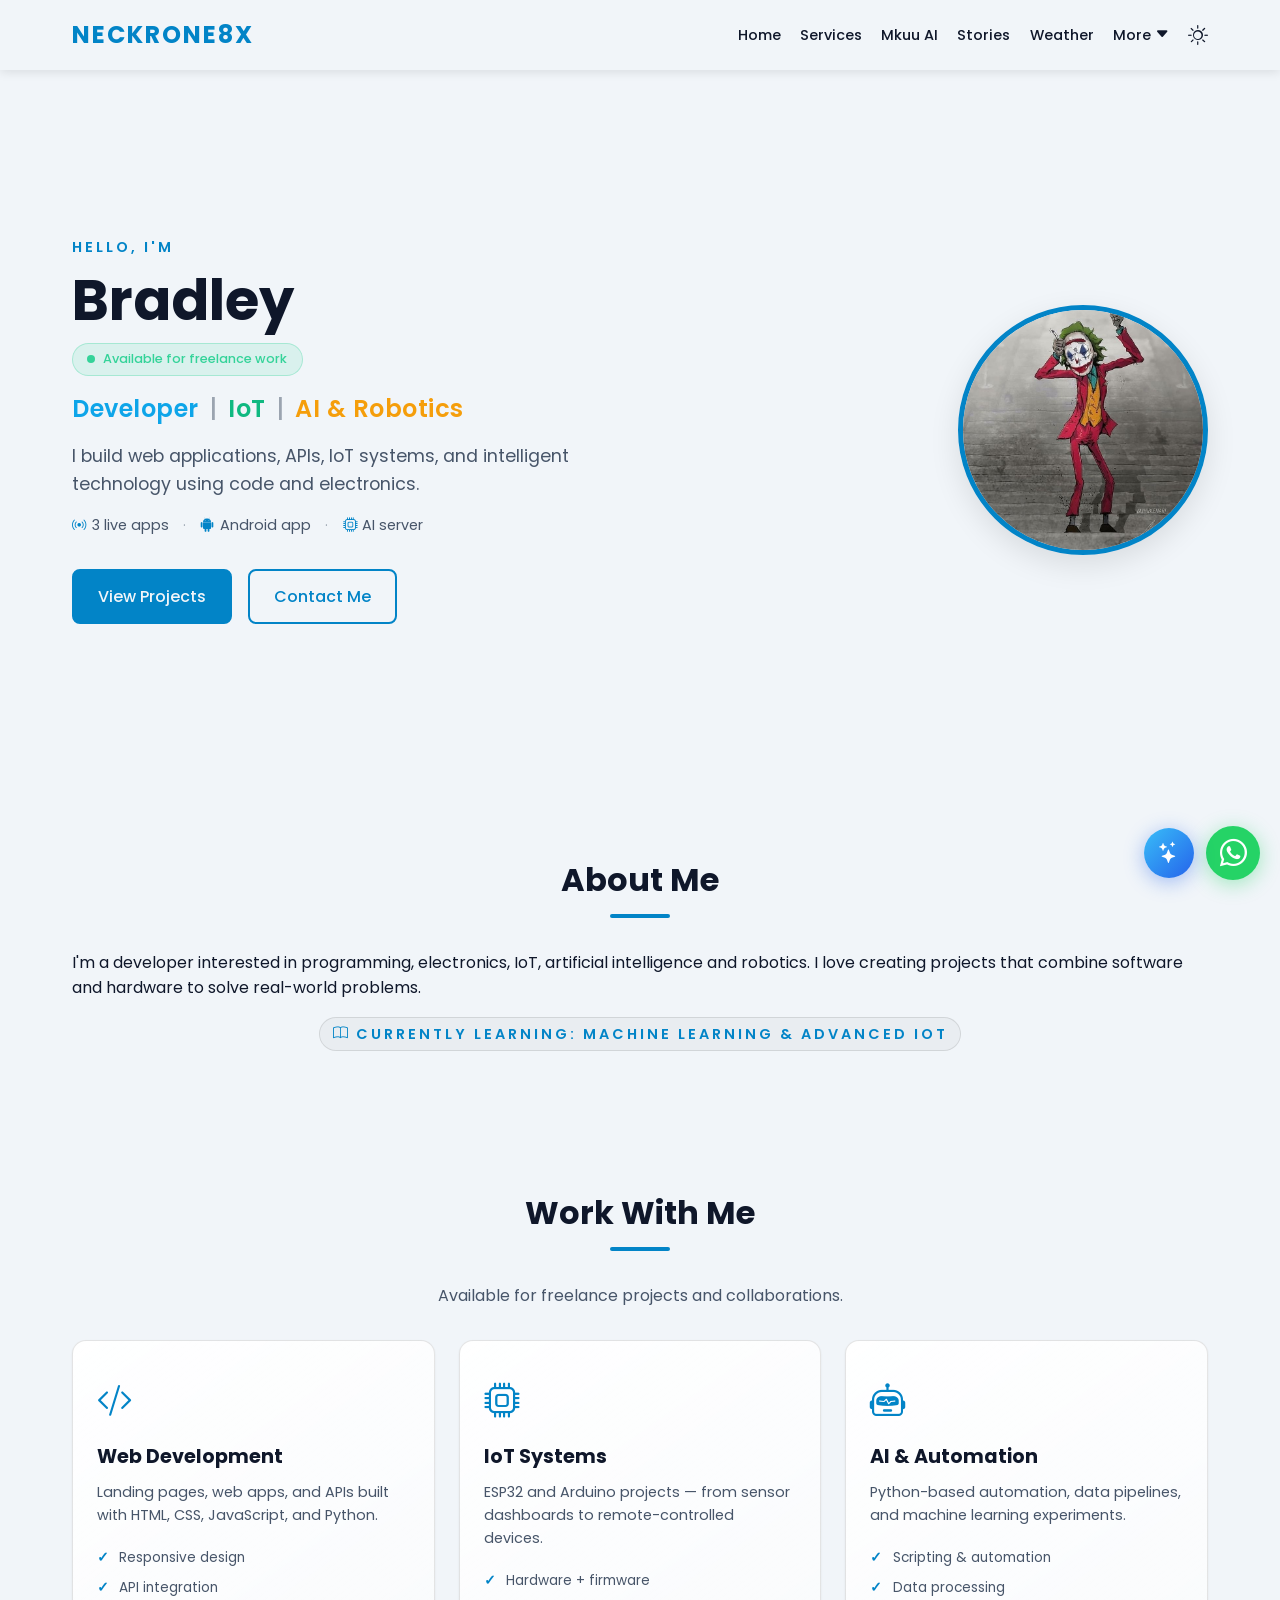
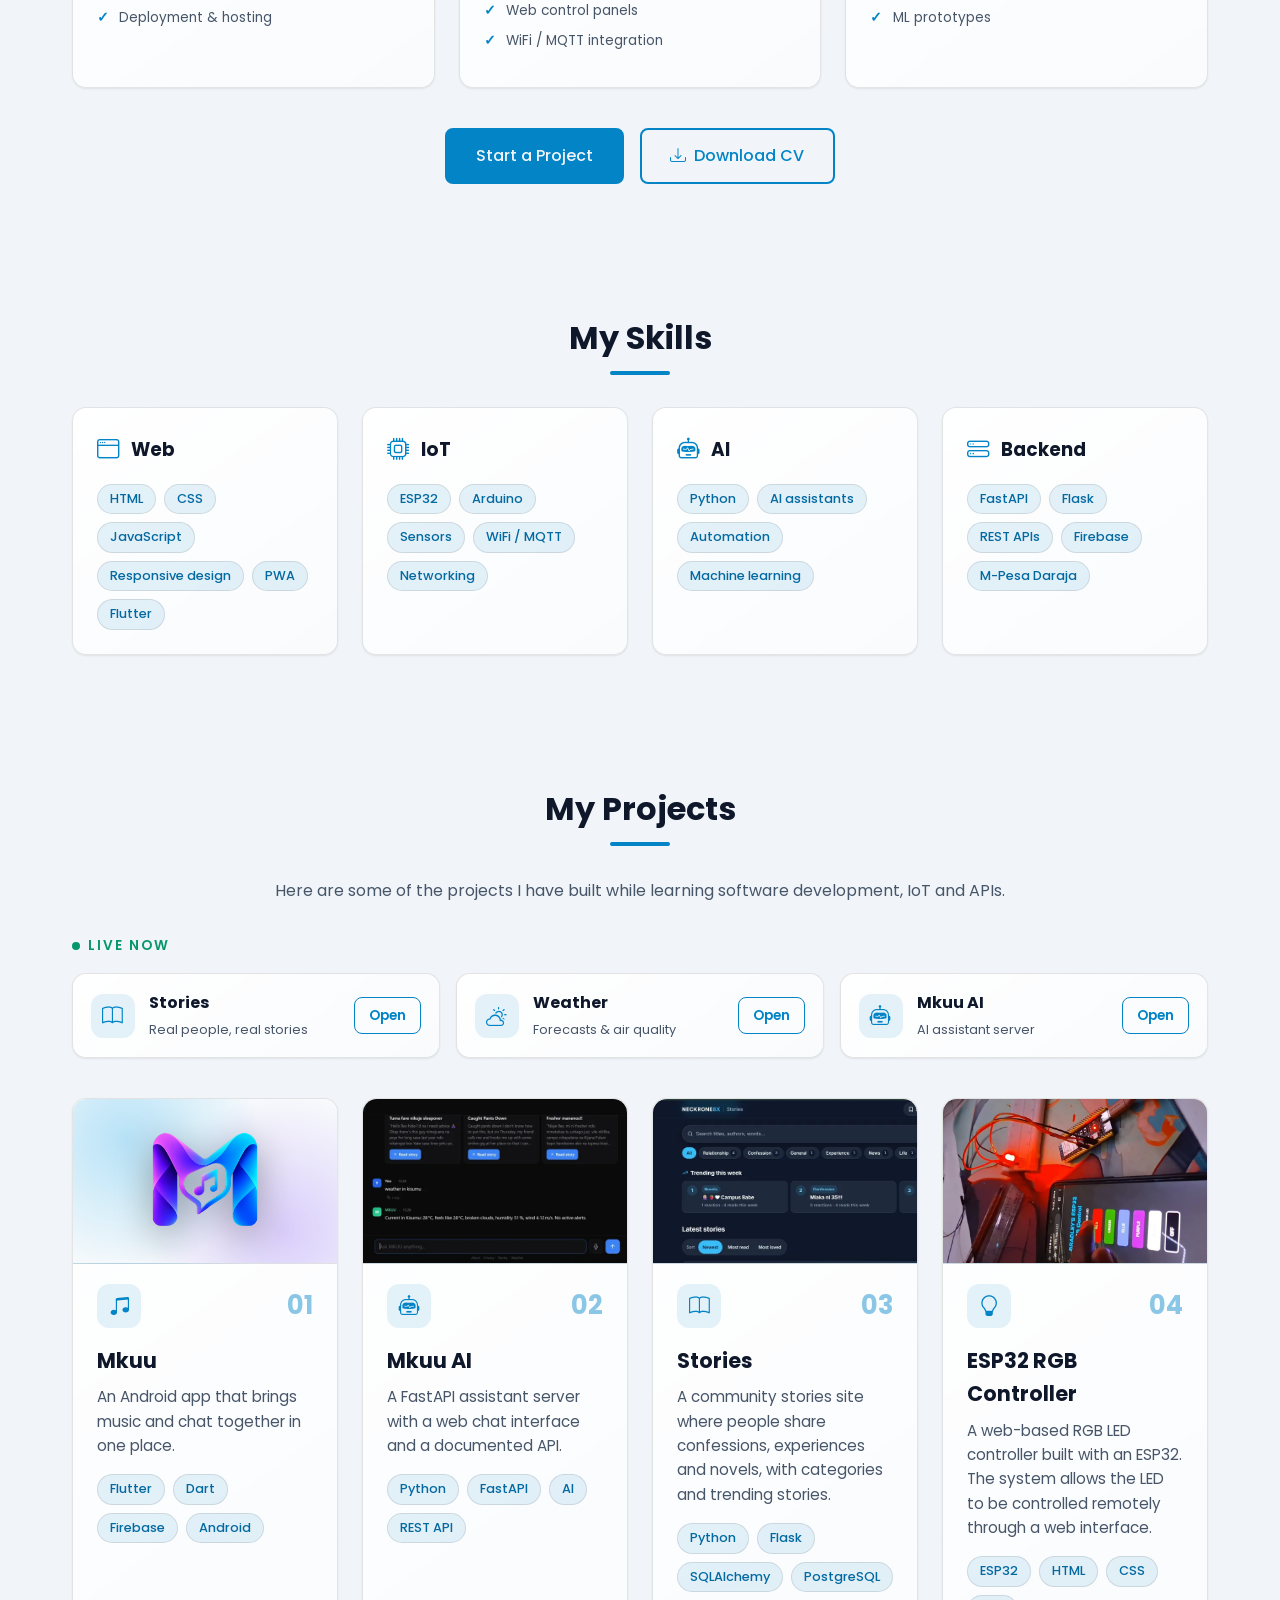
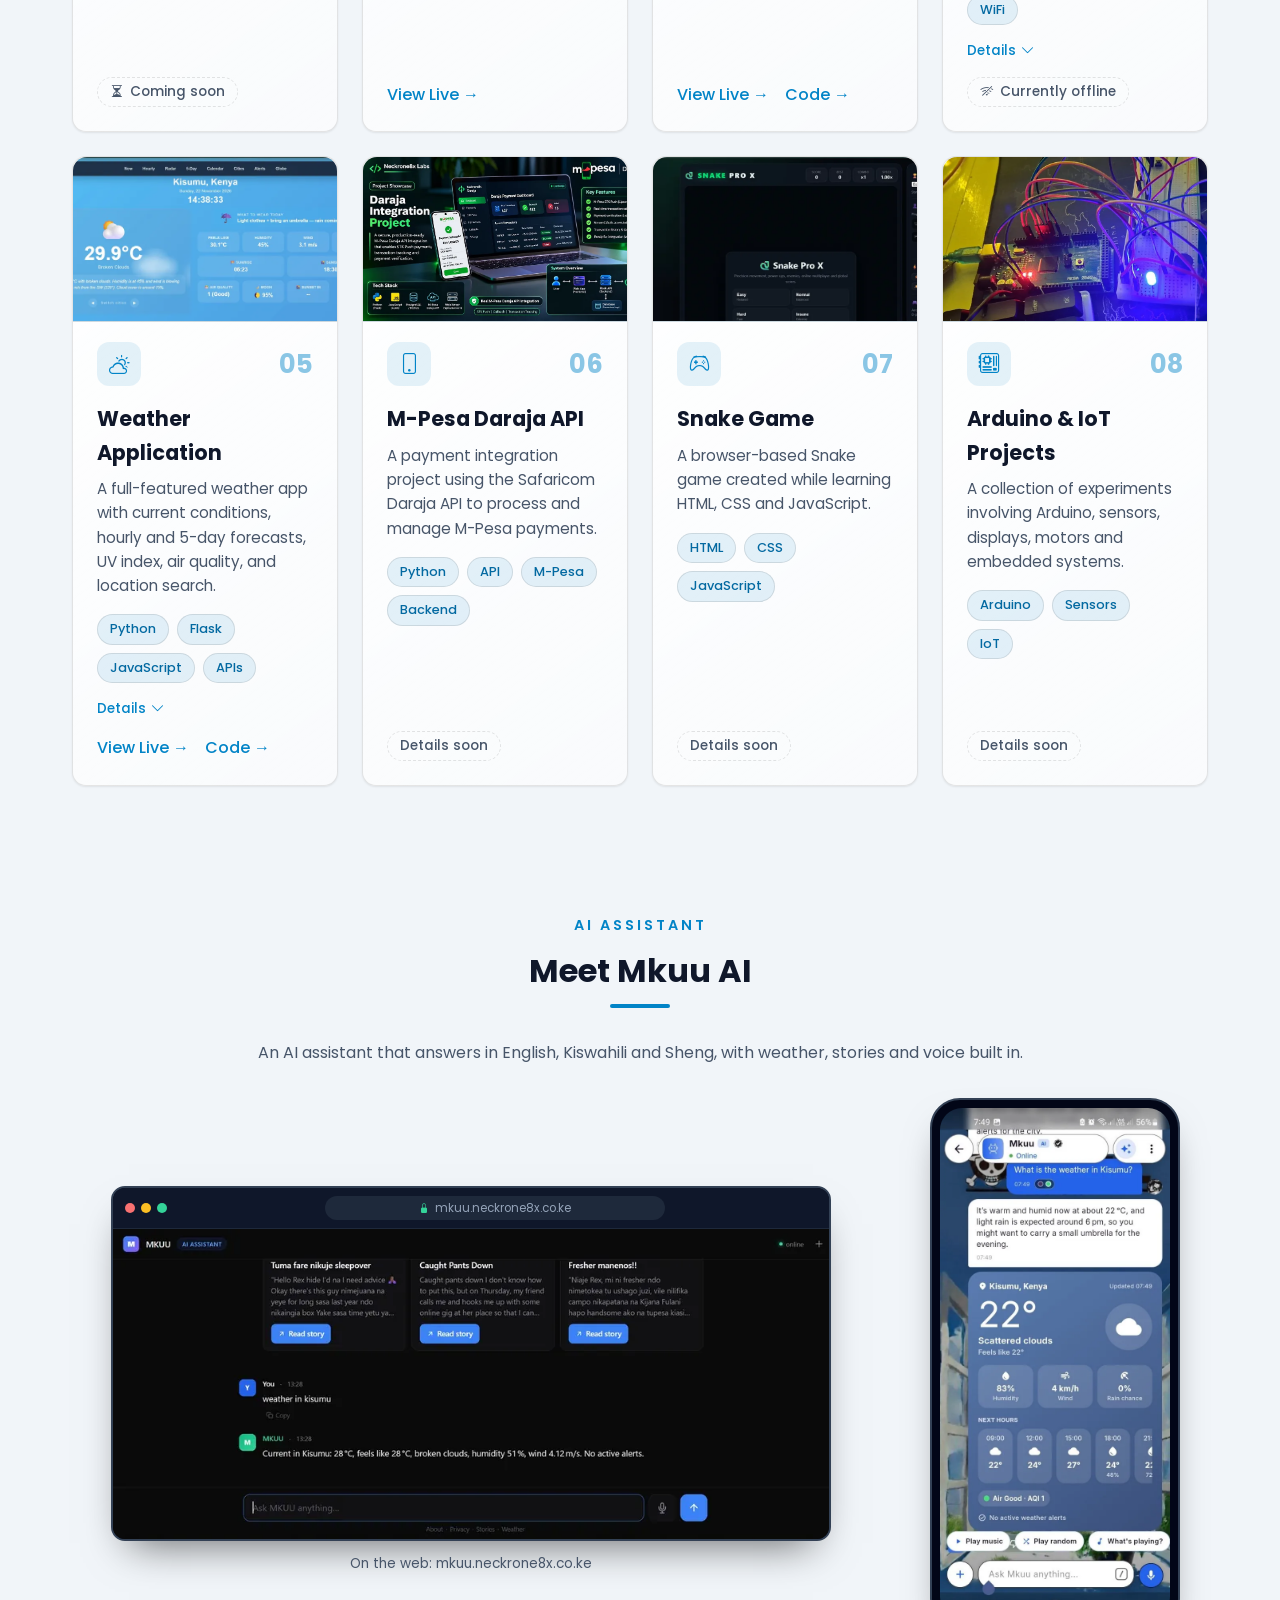
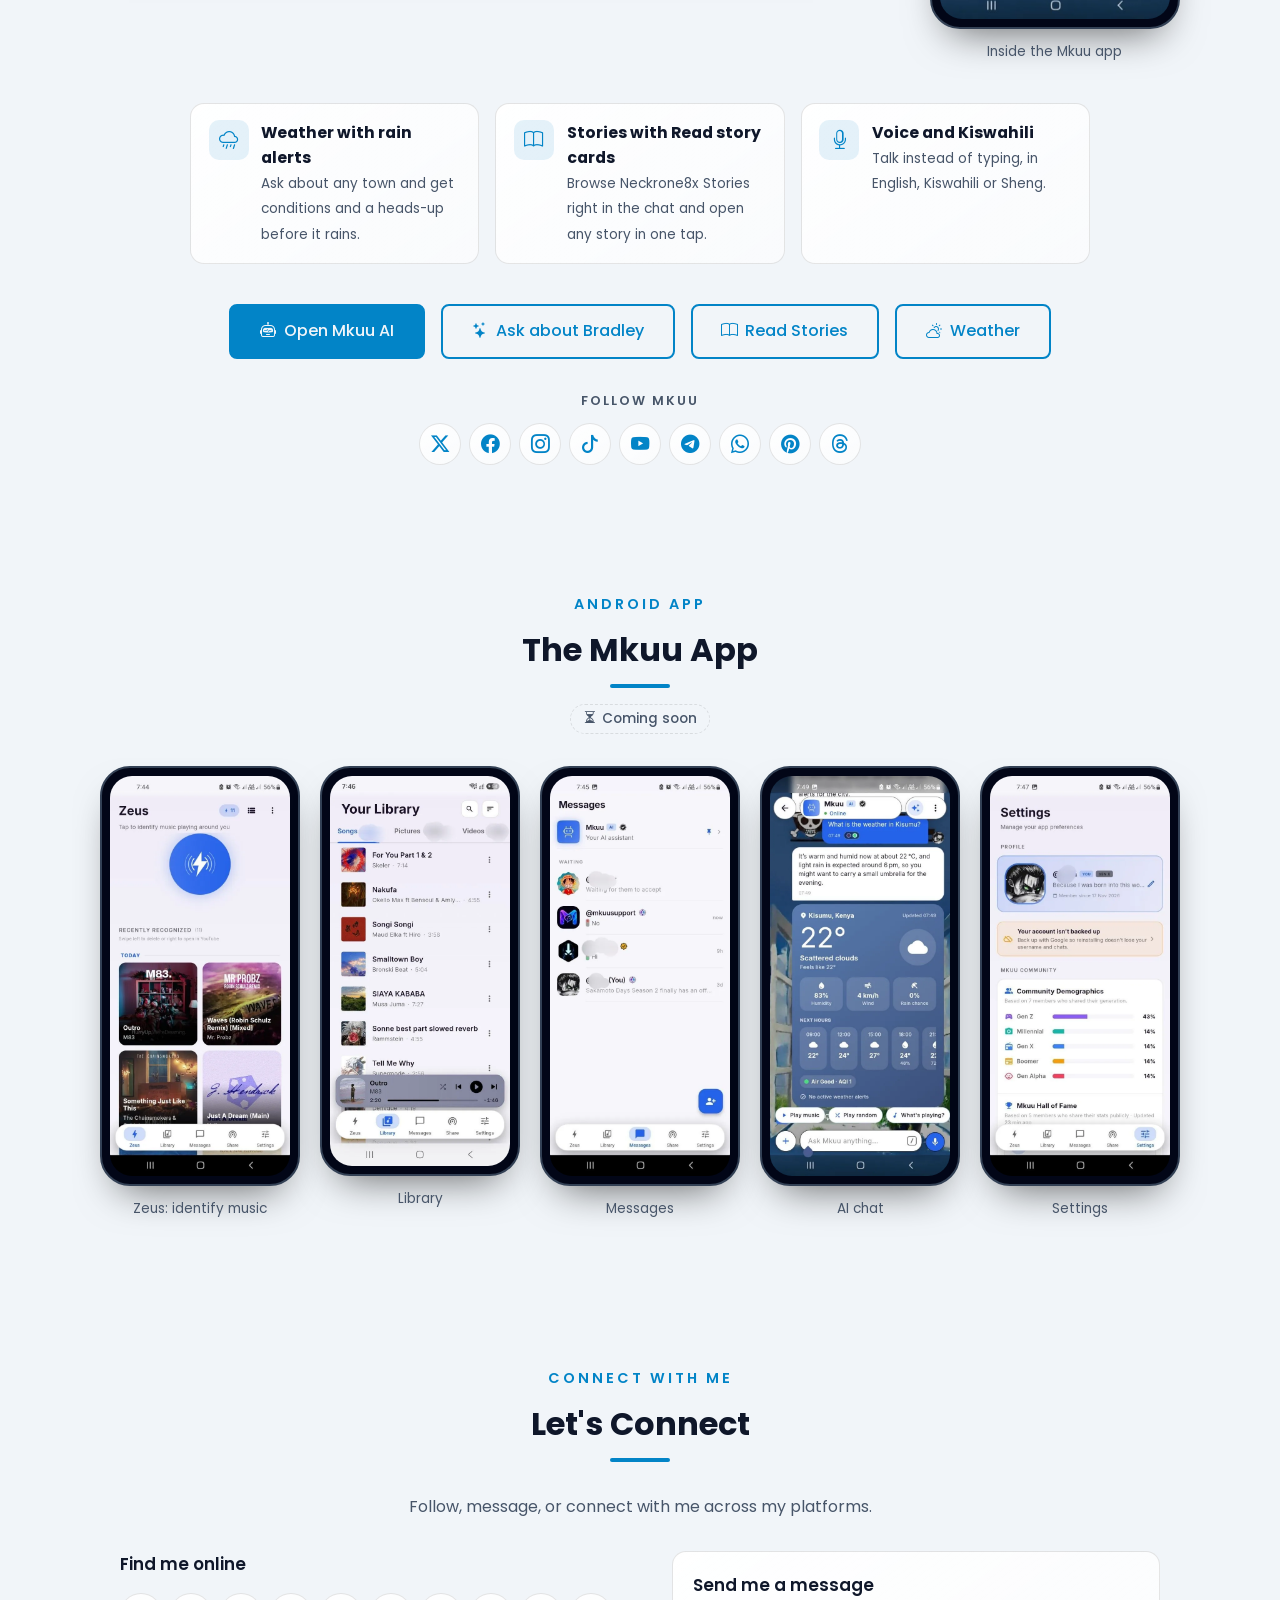
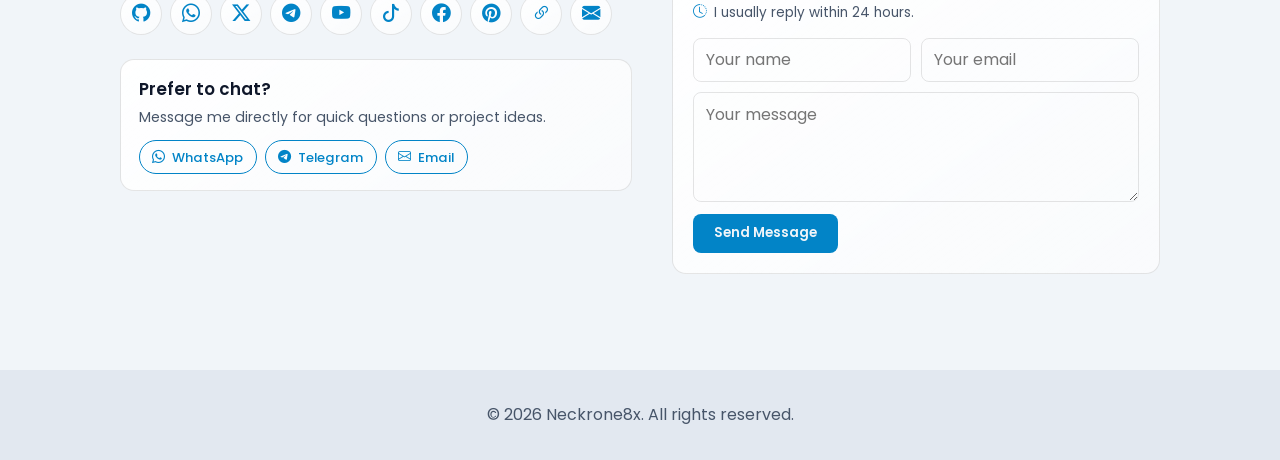
<file: index.html>
<!DOCTYPE html>
<html lang="en">

<head>
    <meta charset="UTF-8">
    <meta name="viewport" content="width=device-width, initial-scale=1.0">

    <!-- SEO Meta Tags -->
    <meta name="description" content="Bradley - Developer | IoT | AI & Robotics. Building web apps, IoT systems, and intelligent technology.">
    <meta name="keywords" content="Bradley, Neckrone8x, developer, IoT, AI, robotics, web development, Arduino, ESP32, Python, JavaScript">
    <meta name="author" content="Neckrone8x">
    <meta name="theme-color" content="#0f172a">

    <!-- Canonical -->
    <link rel="canonical" href="https://neckrone8x.co.ke/">

    <!-- Open Graph Tags -->
    <meta property="og:title" content="Neckrone8x | Developer & IoT">
    <meta property="og:description" content="Bradley - Developer | IoT | AI & Robotics. Explore my projects and connect with me.">
    <meta property="og:image" content="https://neckrone8x.co.ke/assets/img/og-image.jpg?v=2">
    <meta property="og:image:width" content="1200">
    <meta property="og:image:height" content="630">
    <meta property="og:image:alt" content="Neckrone8x: Developer, IoT, AI and Robotics, with screenshots of the Mkuu app and Stories">
    <meta property="og:image:type" content="image/jpeg">
    <meta property="og:url" content="https://neckrone8x.co.ke">
    <meta property="og:type" content="website">

    <!-- Twitter Card -->
    <meta name="twitter:card" content="summary_large_image">
    <meta name="twitter:title" content="Neckrone8x | Developer & IoT">
    <meta name="twitter:description" content="Bradley - Developer | IoT | AI & Robotics.">
    <meta name="twitter:image" content="https://neckrone8x.co.ke/assets/img/og-image.jpg?v=2">
    <meta name="twitter:image:alt" content="Neckrone8x: Developer, IoT, AI and Robotics, with screenshots of the Mkuu app and Stories">

    <title>Neckrone8x | Developer & IoT</title>

    <!-- JSON-LD Structured Data -->
    <script type="application/ld+json">
    {
        "@context": "https://schema.org",
        "@type": "Person",
        "name": "Bradley",
        "alternateName": "Neckrone8x",
        "url": "https://neckrone8x.co.ke",
        "image": "https://neckrone8x.co.ke/bradley.jpg",
        "jobTitle": "Developer | IoT | AI & Robotics",
        "sameAs": [
            "https://github.com/neckrone8x",
            "https://wa.me/qr/EZY6LUBLXSELB1",
            "https://x.com/Sentichuro",
            "https://t.me/NECKRONE8X",
            "https://youtube.com/@neckrone8x",
            "https://www.tiktok.com/@gen_zs_nation",
            "https://www.facebook.com/share/19PJpUxfMz/",
            "https://pin.it/1omMeu4Ih",
            "https://linktr.ee/neckrone8x"
        ]
    }
    </script>

    <!-- Favicon -->
    <link rel="icon" type="image/png" href="favicon.png">
    <link rel="manifest" href="/manifest.json">

    <!-- Bootstrap Icons -->
    <link rel="stylesheet" href="https://cdn.jsdelivr.net/npm/bootstrap-icons@1.11.3/font/bootstrap-icons.min.css">

    <!-- Google Fonts -->
    <link rel="preconnect" href="https://fonts.googleapis.com">
    <link rel="preconnect" href="https://fonts.gstatic.com" crossorigin>
    <link href="https://fonts.googleapis.com/css2?family=Poppins:wght@300;400;500;600;700&display=swap" rel="stylesheet">

    <style>
        /* =========================================================
           GLOBAL STYLES & CSS VARIABLES
        ========================================================= */
        :root {
            --bg-primary: #0f172a;
            --bg-secondary: #1e293b;
            --text-primary: #f8fafc;
            --text-secondary: #94a3b8;
            --accent: #38bdf8;
            --accent-hover: #0ea5e9;
            --card-bg: rgba(255, 255, 255, 0.05);
            --card-grad-start: rgba(56, 189, 248, 0.07);
            --card-grad-end: rgba(255, 255, 255, 0.02);
            --card-border: rgba(255, 255, 255, 0.1);
            --chip-bg: rgba(56, 189, 248, 0.12);
            --chip-text: #7dd3fc;
            --success: #34d399;
            --danger: #f87171;
            --shadow: 0 10px 30px rgba(0, 0, 0, 0.2);
            --transition: all 0.3s ease;

            --role-developer: #38bdf8;
            --role-iot: #34d399;
            --role-ai-robotics: #fbbf24;

            --glow-color: rgba(56, 189, 248, 0.5);
            --glow-hover: rgba(56, 189, 248, 0.8);
        }

        [data-theme="light"] {
            --bg-primary: #f1f5f9;
            --bg-secondary: #e2e8f0;
            --text-primary: #0f172a;
            --text-secondary: #475569;
            --accent: #0284c7;
            --accent-hover: #0369a1;
            --card-bg: rgba(0, 0, 0, 0.03);
            --card-grad-start: rgba(255, 255, 255, 0.95);
            --card-grad-end: rgba(255, 255, 255, 0.6);
            --card-border: rgba(0, 0, 0, 0.1);
            --chip-bg: rgba(2, 132, 199, 0.1);
            --chip-text: #0369a1;
            --success: #059669;
            --danger: #dc2626;
            --shadow: 0 10px 30px rgba(0, 0, 0, 0.1);

            --role-developer: #0ea5e9;
            --role-iot: #10b981;
            --role-ai-robotics: #f59e0b;

            --glow-color: rgba(2, 132, 199, 0.3);
            --glow-hover: rgba(2, 132, 199, 0.6);
        }

        * {
            margin: 0;
            padding: 0;
            box-sizing: border-box;
        }

        html {
            scroll-behavior: smooth;
        }

        body {
            font-family: 'Poppins', sans-serif;
            background-color: var(--bg-primary);
            color: var(--text-primary);
            line-height: 1.6;
            transition: background-color 0.3s, color 0.3s;
            overflow-x: clip;
            -webkit-tap-highlight-color: transparent;
        }

        a {
            text-decoration: none;
            color: inherit;
        }

        img {
            max-width: 100%;
            display: block;
        }

        /* Screen-reader-only utility */
        .sr-only {
            position: absolute;
            width: 1px;
            height: 1px;
            padding: 0;
            margin: -1px;
            overflow: hidden;
            clip: rect(0, 0, 0, 0);
            white-space: nowrap;
            border: 0;
        }

        /* =========================================================
           CUSTOM SCROLLBAR
        ========================================================= */
        ::-webkit-scrollbar {
            width: 10px;
        }
        ::-webkit-scrollbar-track {
            background: var(--bg-secondary);
        }
        ::-webkit-scrollbar-thumb {
            background: var(--accent);
            border-radius: 5px;
        }
        ::-webkit-scrollbar-thumb:hover {
            background: var(--accent-hover);
        }

        /* =========================================================
           SCROLL PROGRESS BAR
        ========================================================= */
        .scroll-progress {
            position: fixed;
            top: 0;
            left: 0;
            height: 3px;
            width: 0;
            background: var(--accent);
            z-index: 2000;
            transition: width 0.1s linear;
        }

        /* =========================================================
           SKIP LINK
        ========================================================= */
        .skip-link {
            position: absolute;
            top: -100%;
            left: 50%;
            transform: translateX(-50%);
            background: var(--accent);
            color: var(--bg-primary);
            padding: 0.8rem 1.5rem;
            border-radius: 0 0 8px 8px;
            z-index: 10000;
            transition: top 0.3s;
        }
        .skip-link:focus {
            top: 0;
        }

        /* =========================================================
           PRELOADER
        ========================================================= */
        #preloader {
            position: fixed;
            top: 0;
            left: 0;
            width: 100%;
            height: 100%;
            background-color: var(--bg-primary);
            display: flex;
            justify-content: center;
            align-items: center;
            z-index: 9999;
            transition: opacity 0.5s ease, visibility 0.5s ease;
        }

        #preloader.fade-out {
            opacity: 0;
            visibility: hidden;
        }

        .spinner {
            width: 50px;
            height: 50px;
            border: 5px solid var(--card-border);
            border-top-color: var(--accent);
            border-radius: 50%;
            animation: spin 1s linear infinite;
        }

        @keyframes spin {
            to { transform: rotate(360deg); }
        }

        /* =========================================================
           NAVIGATION
        ========================================================= */
        header {
            position: sticky;
            top: 0;
            background-color: var(--bg-primary);
            box-shadow: 0 2px 10px rgba(0,0,0,0.1);
            z-index: 100;
            transition: background-color 0.3s;
        }

        nav {
            display: flex;
            justify-content: space-between;
            align-items: center;
            padding: 1rem 2rem;
            max-width: 1200px;
            margin: 0 auto;
            position: relative;
        }

        nav h2 {
            font-size: 1.5rem;
            font-weight: 700;
            letter-spacing: 2px;
            color: var(--accent);
        }

        .nav-links {
            display: flex;
            gap: 1.2rem;
            align-items: center;
        }

        .nav-links a {
            font-size: 0.9rem;
            font-weight: 500;
            transition: color 0.3s;
        }

        .nav-links a:hover {
            color: var(--accent);
        }

        .theme-toggle {
            background: none;
            border: none;
            font-size: 1.25rem;
            line-height: 1;
            display: inline-flex;
            align-items: center;
            cursor: pointer;
            color: var(--text-primary);
            transition: color 0.3s;
        }
        .theme-toggle:hover {
            color: var(--accent);
        }

        /* Focus styles */
        a:focus-visible,
        button:focus-visible,
        .theme-toggle:focus-visible {
            outline: 2px solid var(--accent);
            outline-offset: 2px;
        }

        /* =========================================================
           HERO SECTION
        ========================================================= */
        .hero {
            display: flex;
            align-items: center;
            justify-content: space-between;
            gap: 2rem;
            min-height: 80vh;
            padding: 2rem;
            max-width: 1200px;
            margin: 0 auto;
        }

        .hero-content {
            flex: 1;
        }

        .small-title {
            font-size: 0.9rem;
            letter-spacing: 3px;
            text-transform: uppercase;
            color: var(--accent);
            margin-bottom: 0.5rem;
            font-weight: 600;
        }

        .hero h1 {
            font-size: 3.5rem;
            font-weight: 700;
            margin-bottom: 0.5rem;
            line-height: 1.2;
        }

        .hero-roles {
            font-size: 1.5rem;
            font-weight: 500;
            color: var(--text-secondary);
            margin-bottom: 1rem;
            line-height: 1.4;
        }

        .hero-stats {
            display: flex;
            flex-wrap: wrap;
            align-items: center;
            gap: 0.4rem 0.9rem;
            font-size: 0.9rem;
            color: var(--text-secondary);
            margin: -1rem 0 2rem;
        }
        .hero-stats span {
            display: inline-flex;
            align-items: center;
            gap: 0.35rem;
        }
        .hero-stats i {
            color: var(--accent);
        }
        .hero-stats .dot {
            opacity: 0.5;
        }

        /* Availability badge */
        .availability {
            display: inline-flex;
            align-items: center;
            gap: 0.5rem;
            background: rgba(52, 211, 153, 0.12);
            border: 1px solid rgba(52, 211, 153, 0.3);
            color: #34d399;
            padding: 0.35rem 0.9rem;
            border-radius: 20px;
            font-size: 0.8rem;
            font-weight: 500;
            margin-bottom: 1rem;
        }

        .status-dot {
            width: 8px;
            height: 8px;
            border-radius: 50%;
            background: #34d399;
            animation: pulse 2s ease-in-out infinite;
        }

        @keyframes pulse {
            0%, 100% { opacity: 1; transform: scale(1); }
            50%      { opacity: 0.5; transform: scale(1.3); }
        }

        .role {
            font-weight: 600;
            letter-spacing: 0.5px;
            transition: text-shadow 0.3s, color 0.3s;
        }
        .role:hover {
            text-shadow: 0 0 10px currentColor;
        }
        .role.developer { color: var(--role-developer); }
        .role.iot { color: var(--role-iot); }
        .role.ai-robotics { color: var(--role-ai-robotics); }

        .role-separator {
            color: var(--text-secondary);
            opacity: 0.5;
            margin: 0 0.3rem;
        }

        .hero-description {
            font-size: 1.1rem;
            color: var(--text-secondary);
            margin-bottom: 2rem;
            max-width: 500px;
        }

        .hero-buttons {
            display: flex;
            gap: 1rem;
            flex-wrap: wrap;
        }

        .hero-buttons a {
            padding: 0.8rem 1.5rem;
            border-radius: 8px;
            font-weight: 500;
            transition: var(--transition);
            border: 2px solid var(--accent);
        }

        .hero-buttons a:first-child {
            background-color: var(--accent);
            color: var(--bg-primary);
        }
        .hero-buttons a:first-child:hover {
            background-color: var(--accent-hover);
            border-color: var(--accent-hover);
            box-shadow: 0 0 20px var(--glow-hover);
        }
        .hero-buttons a:last-child {
            color: var(--accent);
        }
        .hero-buttons a:last-child:hover {
            background-color: var(--accent);
            color: var(--bg-primary);
            box-shadow: 0 0 20px var(--glow-hover);
        }

        .profile-circle {
            flex-shrink: 0;
            width: 250px;
            height: 250px;
            border-radius: 50%;
            overflow: hidden;
            border: 5px solid var(--accent);
            box-shadow: var(--shadow);
            transition: box-shadow 0.3s;
        }
        .profile-circle:hover {
            box-shadow: 0 0 30px var(--glow-hover);
        }

        .profile-circle img {
            width: 100%;
            height: 100%;
            object-fit: cover;
        }

        /* =========================================================
           SECTIONS GENERAL
        ========================================================= */
        section {
            padding: 4rem 2rem;
            max-width: 1200px;
            margin: 0 auto;
            scroll-margin-top: 80px;
        }

        section h2 {
            font-size: 2rem;
            margin-bottom: 2rem;
            text-align: center;
            position: relative;
        }

        section h2::after {
            content: '';
            display: block;
            width: 60px;
            height: 4px;
            background-color: var(--accent);
            margin: 0.5rem auto 0;
            border-radius: 2px;
        }

        .section-description {
            text-align: center;
            color: var(--text-secondary);
            margin-bottom: 2rem;
        }

        .reveal {
            opacity: 0;
            transform: translateY(30px);
            transition: opacity 0.6s ease, transform 0.6s ease;
        }
        .reveal.visible {
            opacity: 1;
            transform: translateY(0);
        }

        /* =========================================================
           CARDS (SKILLS, PROJECTS, SOCIAL, MORE, SERVICES)
           position:relative added so absolutely-positioned children
           (e.g. absolutely positioned badges) anchor to the card, not the viewport.
        ========================================================= */
        .skill,
        .project,
        .service-card,
        .live-card {
            position: relative;
            background: linear-gradient(145deg, var(--card-grad-start), var(--card-grad-end));
            border: 1px solid var(--card-border);
            border-radius: 14px;
            padding: 1.5rem;
            transition: transform 0.25s ease, box-shadow 0.25s ease, border-color 0.25s ease;
            box-shadow: 0 1px 2px rgba(0, 0, 0, 0.08);
        }

        .skill:hover,
        .project:hover,
        .service-card:hover,
        .live-card:hover {
            transform: translateY(-4px);
            box-shadow: 0 14px 32px -12px var(--glow-hover);
            border-color: var(--accent);
        }

        .skill:active,
        .project:active,
        .service-card:active,
        .live-card:active {
            transform: translateY(-1px);
            box-shadow: 0 6px 16px -8px var(--glow-color);
        }

        /* Shared chip style (skills + project tech) */
        .chip-list {
            display: flex;
            flex-wrap: wrap;
            gap: 0.5rem;
            list-style: none;
            padding: 0;
        }
        .chip-list li,
        .project-tech span {
            background-color: var(--chip-bg);
            color: var(--chip-text);
            border: 1px solid var(--card-border);
            padding: 0.25rem 0.75rem;
            border-radius: 20px;
            font-size: 0.8rem;
            font-weight: 500;
        }

        /* =========================================================
           SKILLS
        ========================================================= */
        .skills-container {
            display: grid;
            grid-template-columns: repeat(auto-fit, minmax(250px, 1fr));
            gap: 1.5rem;
        }

        .skill-head {
            display: flex;
            align-items: center;
            gap: 0.75rem;
            margin-bottom: 1rem;
        }
        .skill-head i {
            font-size: 1.4rem;
            color: var(--accent);
        }
        .skill h3 {
            font-size: 1.15rem;
        }

        /* =========================================================
           SERVICES
        ========================================================= */
        .services-container {
            display: grid;
            grid-template-columns: repeat(auto-fit, minmax(260px, 1fr));
            gap: 1.5rem;
        }

        .service-card {
            padding: 2rem 1.5rem;
        }

        .service-icon {
            font-size: 2.2rem;
            color: var(--accent);
            margin-bottom: 0.8rem;
            display: block;
        }

        .service-card h3 {
            font-size: 1.2rem;
            margin-bottom: 0.5rem;
        }

        .service-card p {
            color: var(--text-secondary);
            font-size: 0.9rem;
            margin-bottom: 1rem;
        }

        .service-list {
            list-style: none;
            padding: 0;
        }

        .service-list li {
            color: var(--text-secondary);
            font-size: 0.85rem;
            padding: 0.25rem 0 0.25rem 1.4rem;
            position: relative;
        }

        .service-list li::before {
            content: '✓';
            position: absolute;
            left: 0;
            color: var(--accent);
            font-weight: 700;
        }

        .services-cta {
            display: flex;
            justify-content: center;
            gap: 1rem;
            margin-top: 2.5rem;
            flex-wrap: wrap;
        }

        .services-cta a {
            padding: 0.8rem 1.8rem;
            border-radius: 8px;
            font-weight: 500;
            transition: var(--transition);
            border: 2px solid var(--accent);
            display: inline-flex;
            align-items: center;
            gap: 0.5rem;
        }

        .cta-primary {
            background-color: var(--accent);
            color: var(--bg-primary);
        }

        .cta-primary:hover {
            background-color: var(--accent-hover);
            border-color: var(--accent-hover);
            box-shadow: 0 0 20px var(--glow-hover);
        }

        .cta-secondary {
            color: var(--accent);
        }

        .cta-secondary:hover {
            background-color: var(--accent);
            color: var(--bg-primary);
            box-shadow: 0 0 20px var(--glow-hover);
        }

        /* =========================================================
           PROJECTS
        ========================================================= */
        .projects-container {
            display: grid;
            grid-template-columns: repeat(auto-fit, minmax(260px, 1fr));
            gap: 1.5rem;
        }

        .project {
            display: flex;
            flex-direction: column;
        }

        .project-head {
            display: flex;
            align-items: center;
            justify-content: space-between;
            margin-bottom: 1rem;
        }

        .project-icon {
            width: 44px;
            height: 44px;
            display: flex;
            align-items: center;
            justify-content: center;
            border-radius: 12px;
            background: var(--chip-bg);
            color: var(--accent);
            font-size: 1.3rem;
        }

        .project-number {
            font-size: 1.6rem;
            font-weight: 700;
            color: var(--accent);
            opacity: 0.45;
            line-height: 1;
        }

        .project-links {
            margin-top: auto;
            display: flex;
            flex-wrap: wrap;
            gap: 1rem;
            align-items: center;
        }

        .project-status {
            display: inline-flex;
            align-items: center;
            gap: 0.35rem;
            font-size: 0.85rem;
            font-weight: 500;
            color: var(--text-secondary);
            border: 1px dashed var(--card-border);
            border-radius: 20px;
            padding: 0.2rem 0.75rem;
        }

        /* Project thumbnails: one wide 16:10 box on every card keeps heights even */
        .project-thumb {
            margin: -1.5rem -1.5rem 1.25rem;
            aspect-ratio: 16 / 10;
            overflow: hidden;
            border-radius: 14px 14px 0 0;
            border-bottom: 1px solid var(--card-border);
            background: var(--chip-bg);
        }
        .project-thumb img {
            display: block;
            width: 100%;
            height: 100%;
            object-fit: cover;
            object-position: center;
            transition: transform 0.4s ease;
        }
        .project:hover .project-thumb img {
            transform: scale(1.04);
        }
        /* Very wide screenshots: keep the left edge (logo/title) in frame */
        .project-thumb.thumb-left img {
            object-position: left center;
        }

        /* Mkuu app: logo centred on an accent-colour gradient (not cropped) */
        .project-thumb.thumb-logo {
            --logo-bg: #0b1222;
            --logo-glow-1: rgba(56, 189, 248, 0.45);
            --logo-glow-2: rgba(167, 139, 250, 0.45);
            display: flex;
            align-items: center;
            justify-content: center;
            background:
                radial-gradient(circle at 20% 25%, var(--logo-glow-1), transparent 55%),
                radial-gradient(circle at 80% 80%, var(--logo-glow-2), transparent 55%),
                var(--logo-bg);
        }
        [data-theme="light"] .project-thumb.thumb-logo {
            --logo-bg: #f8fafc;
            --logo-glow-1: rgba(14, 165, 233, 0.28);
            --logo-glow-2: rgba(139, 92, 246, 0.28);
        }
        .project-thumb.thumb-logo img {
            width: auto;
            height: 88%;
            object-fit: contain;
            filter: drop-shadow(0 10px 18px rgba(0, 0, 0, 0.35));
        }

        /* =========================================================
           DEVICE FRAMES (showcase + gallery)
        ========================================================= */
        .phone-frame {
            background: #020617;
            border: 2px solid #334155;
            border-radius: 30px;
            padding: 8px;
            box-shadow: 0 20px 40px -18px rgba(0, 0, 0, 0.6);
        }
        .phone-frame img {
            width: 100%;
            height: auto;
            border-radius: 22px;
        }

        .browser-frame {
            background: #020617;
            border: 2px solid #334155;
            border-radius: 14px;
            overflow: hidden;
            box-shadow: 0 20px 40px -18px rgba(0, 0, 0, 0.6);
        }
        .browser-bar {
            display: flex;
            align-items: center;
            gap: 6px;
            padding: 8px 12px;
            background: #0f172a;
            border-bottom: 1px solid #1e293b;
        }
        .browser-dot {
            flex-shrink: 0;
            width: 10px;
            height: 10px;
            border-radius: 50%;
            background: #334155;
        }
        .browser-dot:nth-child(1) { background: #f87171; }
        .browser-dot:nth-child(2) { background: #fbbf24; }
        .browser-dot:nth-child(3) { background: #34d399; }
        .browser-url {
            flex: 1;
            min-width: 0;
            max-width: 340px;
            margin: 0 auto;
            padding: 3px 12px;
            border-radius: 999px;
            background: #1e293b;
            color: #94a3b8;
            font-size: 0.72rem;
            text-align: center;
            white-space: nowrap;
            overflow: hidden;
            text-overflow: ellipsis;
        }
        .browser-url i {
            font-size: 0.6rem;
            margin-right: 3px;
            color: #34d399;
        }
        .browser-frame img {
            width: 100%;
            height: auto;
        }

        .device-caption {
            text-align: center;
            font-size: 0.85rem;
            color: var(--text-secondary);
            margin-top: 0.75rem;
        }

        /* =========================================================
           MEET MKUU AI (mobile first: stacked, side by side ≥ 900px)
        ========================================================= */
        .showcase-devices {
            display: grid;
            grid-template-columns: 1fr;
            gap: 2rem;
            justify-items: center;
            margin-bottom: 2.5rem;
        }
        .showcase-devices figure {
            width: 100%;
        }
        .showcase-devices .web-figure {
            max-width: 720px;
        }
        .showcase-devices .phone-figure {
            max-width: 260px;
        }

        .feature-list {
            list-style: none;
            padding: 0;
            display: grid;
            grid-template-columns: 1fr;
            gap: 1rem;
            max-width: 900px;
            margin: 0 auto;
        }
        .feature-list li {
            display: flex;
            align-items: flex-start;
            gap: 0.8rem;
            background: linear-gradient(145deg, var(--card-grad-start), var(--card-grad-end));
            border: 1px solid var(--card-border);
            border-radius: 14px;
            padding: 1rem 1.1rem;
        }
        .feature-list i {
            flex-shrink: 0;
            width: 40px;
            height: 40px;
            display: flex;
            align-items: center;
            justify-content: center;
            border-radius: 10px;
            background: var(--chip-bg);
            color: var(--accent);
            font-size: 1.2rem;
        }
        .feature-list strong {
            display: block;
            font-size: 0.98rem;
        }
        .feature-list span {
            color: var(--text-secondary);
            font-size: 0.85rem;
        }

        @media (min-width: 900px) {
            .showcase-devices {
                grid-template-columns: minmax(0, 2.6fr) minmax(0, 1fr);
                align-items: center;
            }
            .showcase-devices .phone-figure {
                max-width: 250px;
            }
            .feature-list {
                grid-template-columns: repeat(3, 1fr);
            }
        }

        /* =========================================================
           MKUU APP GALLERY (horizontal scroll-snap)
        ========================================================= */
        .gallery-head {
            display: flex;
            justify-content: center;
            margin: -1rem 0 1.5rem;
        }
        .app-gallery {
            display: flex;
            gap: 1.25rem;
            overflow-x: auto;
            scroll-snap-type: x mandatory;
            scroll-padding: 0 4px;
            padding: 0.5rem 4px 1.25rem;
            list-style: none;
            -webkit-overflow-scrolling: touch;
            scrollbar-width: thin;
        }
        .app-gallery li {
            flex: 0 0 auto;
            width: min(62vw, 220px);
            scroll-snap-align: start;
        }
        .app-gallery:focus-visible {
            outline: 2px solid var(--accent);
            outline-offset: 4px;
            border-radius: 8px;
        }
        .gallery-hint {
            text-align: center;
            color: var(--text-secondary);
            font-size: 0.8rem;
            display: flex;
            align-items: center;
            justify-content: center;
            gap: 0.35rem;
        }
        @media (min-width: 1200px) {
            .app-gallery {
                justify-content: safe center;
            }
            .app-gallery li {
                width: 200px;
            }
            .gallery-hint {
                display: none;
            }
        }

        /* Live now row */
        .live-now {
            margin-bottom: 2.5rem;
        }
        .live-now-title {
            display: flex;
            align-items: center;
            gap: 0.5rem;
            font-size: 0.85rem;
            font-weight: 600;
            letter-spacing: 2px;
            text-transform: uppercase;
            color: var(--success);
            margin-bottom: 1rem;
        }
        .live-now-title .status-dot {
            background: var(--success);
        }
        .live-grid {
            display: grid;
            grid-template-columns: repeat(auto-fit, minmax(220px, 1fr));
            gap: 1rem;
        }
        .live-card {
            display: flex;
            align-items: center;
            gap: 0.9rem;
            padding: 1rem 1.1rem;
        }
        .live-card .project-icon {
            flex-shrink: 0;
        }
        .live-card div {
            flex: 1;
            min-width: 0;
        }
        .live-card strong {
            display: block;
            font-size: 1rem;
        }
        .live-card small {
            color: var(--text-secondary);
            font-size: 0.8rem;
        }
        .live-button {
            flex-shrink: 0;
            padding: 0.4rem 0.9rem;
            border-radius: 8px;
            border: 1px solid var(--accent);
            color: var(--accent);
            font-size: 0.85rem;
            font-weight: 600;
            transition: background-color 0.2s ease, color 0.2s ease;
        }
        .live-button:hover {
            background-color: var(--accent);
            color: var(--bg-primary);
        }

        .project h3 {
            font-size: 1.3rem;
            margin-bottom: 0.5rem;
        }
        .project p {
            color: var(--text-secondary);
            font-size: 0.95rem;
            margin-bottom: 1rem;
        }

        .project-tech {
            display: flex;
            flex-wrap: wrap;
            gap: 0.5rem;
            margin-bottom: 1rem;
        }

        .project-link {
            color: var(--accent);
            font-weight: 500;
            transition: var(--transition);
        }
        .project-link:hover {
            color: var(--accent-hover);
            text-decoration: underline;
        }

        /* Project details toggle */
        .project-details-toggle {
            background: none;
            border: none;
            color: var(--accent);
            font-family: inherit;
            font-size: 0.85rem;
            font-weight: 500;
            cursor: pointer;
            padding: 0;
            margin-bottom: 1rem;
            display: inline-flex;
            align-items: center;
            gap: 0.3rem;
        }

        .project-details-toggle i {
            transition: transform 0.25s ease;
        }

        .project-details-toggle[aria-expanded="true"] i {
            transform: rotate(180deg);
        }

        .project-details {
            border-left: 2px solid var(--card-border);
            padding-left: 1rem;
            margin-bottom: 1rem;
        }

        .project-details h4 {
            font-size: 0.8rem;
            text-transform: uppercase;
            letter-spacing: 1px;
            color: var(--accent);
            margin: 0.8rem 0 0.3rem;
        }

        .project-details p {
            font-size: 0.85rem;
            color: var(--text-secondary);
            margin-bottom: 0.5rem;
        }

        /* =========================================================
           CONTACT (compact: icons + chat note left, form right)
        ========================================================= */
        .contact-layout {
            display: grid;
            grid-template-columns: 1fr;
            gap: 1.5rem;
            align-items: start;
            max-width: 1040px;
            margin: 0 auto;
        }
        @media (min-width: 900px) {
            .contact-layout {
                grid-template-columns: minmax(0, 1.05fr) minmax(0, 1fr);
                gap: 2.5rem;
            }
        }

        .contact-subtitle {
            font-size: 1.05rem;
            font-weight: 600;
            margin-bottom: 0.9rem;
        }

        /* Round icon buttons */
        .social-icons {
            list-style: none;
            padding: 0;
            display: flex;
            flex-wrap: wrap;
            gap: 0.5rem;
            margin-bottom: 1.5rem;
        }
        .social-btn {
            position: relative;
            width: 42px;
            height: 42px;
            display: flex;
            align-items: center;
            justify-content: center;
            border-radius: 50%;
            font-size: 1.15rem;
            color: var(--accent);
            background: linear-gradient(145deg, var(--card-grad-start), var(--card-grad-end));
            border: 1px solid var(--card-border);
            transition: transform 0.2s ease, background-color 0.2s ease, color 0.2s ease, border-color 0.2s ease, box-shadow 0.2s ease;
        }
        .social-btn:hover,
        .social-btn:focus-visible {
            transform: translateY(-3px);
            background: var(--accent);
            color: var(--bg-primary);
            border-color: var(--accent);
            box-shadow: 0 8px 18px -8px var(--glow-hover);
        }
        /* Label tooltip (pointer devices only; the aria-label covers screen readers) */
        .social-btn::after {
            content: attr(data-label);
            position: absolute;
            bottom: calc(100% + 8px);
            left: 50%;
            transform: translate(-50%, 4px);
            padding: 0.25rem 0.6rem;
            border-radius: 6px;
            background: var(--text-primary);
            color: var(--bg-primary);
            font-size: 0.72rem;
            font-weight: 500;
            white-space: nowrap;
            pointer-events: none;
            opacity: 0;
            visibility: hidden;
            transition: opacity 0.15s ease, transform 0.15s ease;
            z-index: 5;
        }
        @media (hover: hover) {
            .social-btn:hover::after,
            .social-btn:focus-visible::after {
                opacity: 1;
                visibility: visible;
                transform: translate(-50%, 0);
            }
        }
        @media (max-width: 899px) {
            .contact-aside {
                text-align: center;
            }
            .social-icons {
                justify-content: center;
                max-width: 250px; /* exactly 5 buttons per row */
                margin-left: auto;
                margin-right: auto;
            }
        }

        /* "Follow Mkuu" row in the Mkuu AI showcase */
        .follow-mkuu {
            margin-top: 2rem;
            text-align: center;
        }
        .follow-title {
            font-size: 0.8rem;
            font-weight: 600;
            letter-spacing: 2px;
            text-transform: uppercase;
            color: var(--text-secondary);
            margin-bottom: 0.75rem;
        }
        .follow-mkuu .social-icons {
            justify-content: center;
            margin: 0 auto;
            max-width: none;
        }
        @media (max-width: 899px) {
            .follow-mkuu .social-icons {
                max-width: 250px; /* 9 buttons: rows of 5 + 4 */
            }
        }

        /* "Prefer to chat?" note */
        .chat-note {
            background: linear-gradient(145deg, var(--card-grad-start), var(--card-grad-end));
            border: 1px solid var(--card-border);
            border-radius: 14px;
            padding: 1rem 1.1rem;
        }
        .chat-note p {
            color: var(--text-secondary);
            font-size: 0.88rem;
            margin: 0.2rem 0 0.75rem;
        }
        .chat-links {
            display: flex;
            flex-wrap: wrap;
            gap: 0.5rem;
        }
        @media (max-width: 899px) {
            .chat-links {
                justify-content: center;
            }
        }
        .chat-links a {
            display: inline-flex;
            align-items: center;
            gap: 0.4rem;
            padding: 0.35rem 0.8rem;
            border-radius: 20px;
            border: 1px solid var(--accent);
            color: var(--accent);
            font-size: 0.82rem;
            font-weight: 500;
            transition: background-color 0.2s ease, color 0.2s ease;
        }
        .chat-links a:hover {
            background: var(--accent);
            color: var(--bg-primary);
        }

        /* Form card */
        .contact-card {
            background: linear-gradient(145deg, var(--card-grad-start), var(--card-grad-end));
            border: 1px solid var(--card-border);
            border-radius: 14px;
            padding: 1.25rem;
        }
        .contact-card .contact-subtitle {
            margin-bottom: 0.15rem;
        }

        .reply-note {
            display: flex;
            align-items: center;
            gap: 0.4rem;
            color: var(--text-secondary);
            font-size: 0.85rem;
            margin-bottom: 0.9rem;
        }
        .reply-note i {
            color: var(--accent);
        }

        .form-status {
            margin-top: 0.75rem;
            padding: 0.6rem 0.9rem;
            border-radius: 8px;
            font-size: 0.88rem;
            display: flex;
            align-items: flex-start;
            gap: 0.5rem;
        }
        .form-status[hidden] {
            display: none;
        }
        .form-status.success {
            color: var(--success);
            background: color-mix(in srgb, var(--success) 12%, transparent);
            border: 1px solid color-mix(in srgb, var(--success) 35%, transparent);
        }
        .form-status.error {
            color: var(--danger);
            background: color-mix(in srgb, var(--danger) 12%, transparent);
            border: 1px solid color-mix(in srgb, var(--danger) 35%, transparent);
        }
        .form-status a {
            text-decoration: underline;
        }

        .contact-form .form-row {
            display: grid;
            grid-template-columns: 1fr;
            gap: 0.6rem;
            margin-bottom: 0.6rem;
        }
        @media (min-width: 600px) {
            .contact-form .form-row {
                grid-template-columns: 1fr 1fr;
            }
        }
        .contact-form input,
        .contact-form textarea {
            display: block;
            width: 100%;
            padding: 0.55rem 0.75rem;
            border: 1px solid var(--card-border);
            border-radius: 8px;
            background-color: transparent;
            color: var(--text-primary);
            font-family: inherit;
            font-size: 1rem; /* 16px stops iOS zooming into the field */
            transition: var(--transition);
        }
        .contact-form input:focus,
        .contact-form textarea:focus {
            outline: none;
            border-color: var(--accent);
            box-shadow: 0 0 10px var(--glow-color);
        }
        .contact-form textarea {
            height: 110px;
            min-height: 80px;
            resize: vertical;
            margin-bottom: 0.75rem;
        }
        .contact-form button {
            display: inline-flex;
            align-items: center;
            gap: 0.45rem;
            background-color: var(--accent);
            color: var(--bg-primary);
            border: none;
            padding: 0.6rem 1.3rem;
            border-radius: 8px;
            font-family: inherit;
            font-weight: 600;
            cursor: pointer;
            transition: var(--transition);
        }
        .contact-form button:hover {
            background-color: var(--accent-hover);
            box-shadow: 0 0 20px var(--glow-hover);
        }
        .contact-form button:disabled {
            opacity: 0.7;
            cursor: wait;
        }

        footer {
            text-align: center;
            padding: 2rem;
            background-color: var(--bg-secondary);
            color: var(--text-secondary);
            margin-top: 2rem;
        }

        /* =========================================================
           BACK TO TOP
        ========================================================= */
        /* Desktop: stacked directly above the WhatsApp button
           (WhatsApp is 54px tall at bottom 20px, so its top edge is at 74px). */
        #back-to-top {
            position: fixed;
            bottom: 86px;
            right: 22px;
            display: flex;
            background-color: var(--accent);
            color: var(--bg-primary);
            border: none;
            border-radius: 50%;
            width: 50px;
            height: 50px;
            font-size: 1.5rem;
            cursor: pointer;
            opacity: 0;
            visibility: hidden;
            pointer-events: none;
            transform: translateY(10px);
            align-items: center;
            justify-content: center;
            box-shadow: var(--shadow);
            transition:
                opacity 0.3s ease,
                transform 0.3s ease,
                visibility 0.3s ease,
                background-color 0.3s ease;
            z-index: 1100;
        }
        #back-to-top.show {
            opacity: 1;
            visibility: visible;
            pointer-events: auto;
            transform: translateY(0);
        }
        #back-to-top:hover {
            background-color: var(--accent-hover);
            box-shadow: 0 0 20px var(--glow-hover);
        }

        /* =========================================================
           WHATSAPP FLOATING BUTTON
        ========================================================= */
        .whatsapp-float {
            position: fixed;
            bottom: 20px;
            right: 20px;
            width: 54px;
            height: 54px;
            border-radius: 50%;
            background: #25D366;
            color: #fff;
            display: flex;
            align-items: center;
            justify-content: center;
            font-size: 1.7rem;
            box-shadow: 0 4px 20px rgba(37, 211, 102, 0.4);
            z-index: 1150;
            transition: transform 0.2s ease, box-shadow 0.2s ease;
        }
        .whatsapp-float:hover {
            transform: scale(1.08);
            box-shadow: 0 6px 28px rgba(37, 211, 102, 0.6);
        }

        /* =========================================================
           MKUU AI CHAT (floating button + panel)
        ========================================================= */
        /* Desktop: left of the WhatsApp button, same baseline. */
        .chat-fab {
            position: fixed;
            bottom: 22px;
            right: 86px;
            width: 50px;
            height: 50px;
            border: none;
            border-radius: 50%;
            background: linear-gradient(135deg, #38bdf8, #2563eb);
            color: #fff;
            font-size: 1.35rem;
            display: flex;
            align-items: center;
            justify-content: center;
            cursor: pointer;
            box-shadow: 0 4px 20px rgba(37, 99, 235, 0.4);
            z-index: 1150;
            transition: transform 0.2s ease, box-shadow 0.2s ease;
        }
        .chat-fab:hover {
            transform: scale(1.08);
            box-shadow: 0 6px 28px rgba(37, 99, 235, 0.6);
        }
        .chat-fab:focus-visible { outline: 2px solid var(--accent); outline-offset: 3px; }

        .chat-panel {
            position: fixed;
            right: 20px;
            bottom: 88px;
            width: 380px;
            height: 560px;
            max-height: calc(100vh - 260px); /* stays clear of the top navigation */
            min-height: 360px;
            display: none;
            flex-direction: column;
            background: var(--bg-secondary);
            color: var(--text-primary);
            border: 1px solid var(--card-border);
            border-radius: 16px;
            box-shadow: 0 20px 60px rgba(0, 0, 0, 0.35);
            z-index: 2100;
            overflow: hidden;
        }
        .chat-panel.open { display: flex; }

        .chat-head {
            display: flex;
            align-items: flex-start;
            gap: 0.75rem;
            padding: 0.9rem 1rem;
            background: linear-gradient(135deg, rgba(56, 189, 248, 0.16), rgba(37, 99, 235, 0.10));
            border-bottom: 1px solid var(--card-border);
        }
        .chat-head-icon {
            flex: 0 0 auto;
            width: 34px;
            height: 34px;
            border-radius: 50%;
            background: linear-gradient(135deg, #38bdf8, #2563eb);
            color: #fff;
            display: flex;
            align-items: center;
            justify-content: center;
        }
        .chat-head-text { flex: 1; min-width: 0; }
        .chat-head h2 { font-size: 1rem; margin: 0; line-height: 1.3; }
        .chat-head p { font-size: 0.75rem; color: var(--text-secondary); margin: 0.1rem 0 0; line-height: 1.4; }
        .chat-close {
            flex: 0 0 auto;
            background: none;
            border: none;
            color: var(--text-secondary);
            font-size: 1.4rem;
            line-height: 1;
            width: 34px;
            height: 34px;
            border-radius: 8px;
            cursor: pointer;
        }
        .chat-close:hover { color: var(--accent); background: var(--card-bg); }

        .chat-log {
            flex: 1;
            overflow-y: auto;
            padding: 1rem;
            display: flex;
            flex-direction: column;
            gap: 0.6rem;
            overscroll-behavior: contain;
        }
        .chat-msg {
            max-width: 85%;
            padding: 0.55rem 0.8rem;
            border-radius: 14px;
            font-size: 0.9rem;
            line-height: 1.5;
            white-space: pre-wrap;
            overflow-wrap: anywhere;
        }
        .chat-msg.bot {
            align-self: flex-start;
            background: var(--card-bg);
            border: 1px solid var(--card-border);
            border-bottom-left-radius: 4px;
        }
        .chat-msg.user {
            align-self: flex-end;
            background: var(--accent);
            color: var(--bg-primary);
            border-bottom-right-radius: 4px;
        }
        .chat-msg.error {
            align-self: flex-start;
            background: rgba(239, 68, 68, 0.10);
            border: 1px solid rgba(239, 68, 68, 0.35);
            border-bottom-left-radius: 4px;
        }
        .chat-msg strong { font-weight: 600; }
        .chat-msg a {
            color: var(--accent);
            text-decoration: underline;
            text-underline-offset: 2px;
        }
        .chat-msg a:hover { color: var(--accent-hover); }

        .chat-msg.typing::after {
            content: '';
            display: inline-block;
            width: 0.5em;
            height: 1em;
            margin-left: 2px;
            vertical-align: -0.15em;
            background: var(--accent);
            animation: chat-blink 1s steps(2) infinite;
        }
        @keyframes chat-blink { 50% { opacity: 0; } }
        @media (prefers-reduced-motion: reduce) {
            .chat-msg.typing::after { animation: none; }
        }

        .chat-chips {
            display: flex;
            flex-wrap: wrap;
            gap: 0.4rem;
            padding: 0 1rem 0.6rem;
        }
        .chat-chips[hidden] { display: none; }
        .chat-chip {
            font: inherit;
            font-size: 0.78rem;
            padding: 0.35rem 0.75rem;
            border-radius: 999px;
            border: 1px solid var(--accent);
            background: transparent;
            color: var(--accent);
            cursor: pointer;
            text-align: left;
        }
        .chat-chip:hover { background: var(--accent); color: var(--bg-primary); }
        .chat-chip:disabled { opacity: 0.5; cursor: default; }

        .chat-form {
            display: flex;
            gap: 0.5rem;
            padding: 0.7rem 1rem 0.4rem;
            border-top: 1px solid var(--card-border);
        }
        .chat-form input {
            flex: 1;
            min-width: 0;
            font: inherit;
            font-size: 16px; /* stops iOS zooming in on focus */
            padding: 0.55rem 0.8rem;
            border-radius: 10px;
            border: 1px solid var(--card-border);
            background: var(--bg-primary);
            color: var(--text-primary);
        }
        .chat-form input:focus { outline: none; border-color: var(--accent); }
        .chat-send {
            flex: 0 0 auto;
            width: 42px;
            height: 42px;
            border: none;
            border-radius: 10px;
            background: linear-gradient(135deg, #38bdf8, #2563eb);
            color: #fff;
            font-size: 1.1rem;
            cursor: pointer;
            display: flex;
            align-items: center;
            justify-content: center;
        }
        .chat-send:disabled { opacity: 0.45; cursor: not-allowed; }

        .chat-foot {
            padding: 0 1rem 0.75rem;
            font-size: 0.7rem;
            line-height: 1.45;
            color: var(--text-secondary);
            display: flex;
            justify-content: space-between;
            align-items: flex-end;
            gap: 0.75rem;
        }
        .chat-foot a { color: var(--accent); text-decoration: underline; }
        .chat-foot .chat-contact {
            flex: 0 0 auto;
            text-decoration: none;
            font-weight: 600;
            font-size: 0.78rem;
            white-space: nowrap;
        }
        .chat-foot .chat-contact:hover { text-decoration: underline; }

        .services-cta button.cta-secondary {
            font: inherit;
            font-weight: 500;
            padding: 0.8rem 1.8rem;
            border-radius: 8px;
            border: 2px solid var(--accent);
            background: transparent;
            cursor: pointer;
            display: inline-flex;
            align-items: center;
            gap: 0.5rem;
            transition: var(--transition);
        }

        @media (max-width: 768px) {
            /* Mobile: left of WhatsApp, above the bottom nav (back-to-top is on the left) */
            .chat-fab {
                bottom: 88px;
                right: 72px;
                width: 48px;
                height: 48px;
                font-size: 1.25rem;
            }
            /* Full-screen panel, above the bottom nav and floating buttons */
            .chat-panel {
                top: 0;
                left: 0;
                right: 0;
                bottom: 0;
                width: auto;
                height: auto;
                height: 100dvh;
                max-height: none;
                min-height: 0;
                border-radius: 0;
                border: none;
            }
            .chat-foot { flex-direction: column; align-items: flex-start; gap: 0.35rem; }
        }

        /* =========================================================
           MOBILE BOTTOM NAVIGATION
        ========================================================= */
        .bottom-nav {
            display: none;
            position: fixed;
            bottom: 14px;
            left: 50%;
            transform: translateX(-50%);
            width: calc(100% - 28px);
            max-width: 520px;
            background: var(--bg-secondary);
            border: 1px solid var(--card-border);
            border-radius: 24px;
            padding: 8px 6px;
            z-index: 1000;
            justify-content: space-around;
            align-items: center;
            box-shadow:
                0 10px 30px rgba(0, 0, 0, 0.18),
                0 2px 8px rgba(0, 0, 0, 0.08);
            backdrop-filter: blur(14px);
            -webkit-backdrop-filter: blur(14px);
        }

        .bottom-nav a,
        .bottom-nav button {
            display: flex;
            flex-direction: column;
            align-items: center;
            justify-content: center;
            gap: 2px;
            flex: 1;
            min-height: 44px;
            color: var(--text-secondary);
            font-size: 0.64rem;
            font-weight: 500;
            text-decoration: none;
            background: none;
            border: none;
            outline: none;
            font-family: inherit;
            cursor: pointer;
            transition: color 0.25s ease, transform 0.25s ease;
        }

        .bottom-nav a i,
        .bottom-nav button i {
            font-size: 1.25rem;
            line-height: 1;
            transition: transform 0.25s ease, color 0.25s ease;
        }

        .bottom-nav a:hover,
        .bottom-nav button:hover {
            color: var(--accent);
            transform: translateY(-2px);
        }

        .bottom-nav a:hover i,
        .bottom-nav button:hover i {
            transform: translateY(-1px);
        }

        .bottom-nav a.active,
        .bottom-nav button.active {
            color: var(--accent);
            font-weight: 600;
        }

        /* =========================================================
           MORE MENU (used by BOTH desktop dropdown and mobile sheet)
        ========================================================= */
        .mobile-more-menu {
            display: none;
            position: fixed;
            z-index: 2000;
            background: var(--bg-secondary);
            border: 1px solid var(--card-border);
            box-shadow: 0 20px 60px rgba(0, 0, 0, 0.45);
            overflow: hidden;
            opacity: 0;
            pointer-events: none;
            transition: opacity 0.25s ease, transform 0.25s ease;

            scrollbar-width: thin;
            scrollbar-color: rgba(56, 189, 248, 0.45) transparent;
        }

        .mobile-more-menu.open {
            display: block;
            opacity: 1;
            pointer-events: auto;
        }

        .mobile-more-menu::-webkit-scrollbar {
            width: 5px;
        }
        .mobile-more-menu::-webkit-scrollbar-track {
            background: transparent;
            margin: 10px 0;
        }
        .mobile-more-menu::-webkit-scrollbar-thumb {
            background: rgba(56, 189, 248, 0.45);
            border-radius: 10px;
        }
        .mobile-more-menu::-webkit-scrollbar-thumb:hover {
            background: rgba(56, 189, 248, 0.7);
        }

        /* ----------------- DESKTOP ----------------- */
        @media (min-width: 769px) {

            .mobile-more-menu {
                top: 72px;
                right: 70px;
                width: 300px;
                border-radius: 16px;
                padding: 14px;
                transform: translateY(-8px);
            }

            .mobile-more-menu.open {
                transform: translateY(0);
            }

            .more-menu-header {
                display: flex;
                align-items: center;
                justify-content: space-between;
                margin-bottom: 4px;
            }

            .more-menu-header h2 {
                margin: 0;
                color: var(--text-primary);
                font-size: 1.45rem;
                font-weight: 700;
            }

            .more-close {
                width: 34px;
                height: 34px;
                display: flex;
                align-items: center;
                justify-content: center;
                border: none;
                background: transparent;
                color: var(--text-primary);
                font-size: 1.7rem;
                cursor: pointer;
                border-radius: 50%;
            }

            .more-close:hover {
                background: var(--card-border);
                color: var(--accent);
            }

            .more-drag-handle {
                width: 45px;
                height: 5px;
                margin: 4px auto 8px;
                background: var(--text-secondary);
                border-radius: 10px;
                opacity: 0.6;
            }

            .more-menu-item {
                display: flex;
                align-items: center;
                gap: 11px;
                padding: 9px 5px;
                color: var(--text-primary);
                text-decoration: none;
                border-bottom: 1px solid var(--card-border);
                transition: background 0.2s ease, transform 0.2s ease;
            }

            .more-menu-item:last-child {
                border-bottom: none;
            }

            .more-menu-item:hover {
                background: rgba(255, 255, 255, 0.04);
                transform: translateX(3px);
            }

            /* ---- SCOPED: only icons inside menu items get circle styling ---- */
            .more-menu-item .more-icon {
                width: 44px;
                height: 44px;
                min-width: 44px;
                display: flex;
                align-items: center;
                justify-content: center;
                border-radius: 50%;
                font-size: 1.2rem;
                border: 1px solid var(--card-border);
            }

            .about-icon { color: #38bdf8; background: rgba(56, 189, 248, 0.12); }
            .skills-icon { color: #34d399; background: rgba(52, 211, 153, 0.12); }
            .projects-icon { color: #a78bfa; background: rgba(167, 139, 250, 0.12); }
            .github-icon { color: #f1f5f9; background: rgba(148, 163, 184, 0.15); }
            .contact-icon { color: #f472b6; background: rgba(244, 114, 182, 0.12); }
            .services-icon { color: #fbbf24; background: rgba(251, 191, 36, 0.12); }
            .theme-icon { color: #a78bfa; background: rgba(167, 139, 250, 0.12); }

            .more-text {
                display: flex;
                flex-direction: column;
                gap: 2px;
                flex: 1;
            }

            .more-text strong {
                color: var(--text-primary);
                font-size: 0.95rem;
            }

            .more-text span {
                color: var(--text-secondary);
                font-size: 0.75rem;
            }

            .more-arrow {
                color: var(--text-secondary);
                font-size: 1rem;
                transition: transform 0.2s ease, color 0.2s ease;
            }

            .more-menu-item:hover .more-arrow {
                color: var(--accent);
                transform: translateX(3px);
            }
        }

        /* ----------------- MOBILE ----------------- */
        @media (max-width: 768px) {

            /* Hide the desktop header completely on mobile */
            header {
                display: none;
            }

            .mobile-more-menu {
                left: 12px;
                right: 12px;
                bottom: 76px;
                width: auto;
                max-height: calc(100vh - 150px);
                border-radius: 20px;
                padding: 10px 10px;
                overflow-y: auto;
                transform: translateY(20px);
            }

            .mobile-more-menu.open {
                transform: translateY(0);
            }

            .more-menu-header {
                display: flex;
                align-items: center;
                justify-content: space-between;
                padding: 0 5px;
            }

            .more-menu-header h2 {
                margin: 0;
                color: var(--text-primary);
                font-size: 1.35rem;
                font-weight: 700;
            }

            .more-close {
                width: 34px;
                height: 34px;
                display: flex;
                align-items: center;
                justify-content: center;
                border: none;
                background: transparent;
                color: var(--text-primary);
                font-size: 1.6rem;
                cursor: pointer;
                border-radius: 50%;
            }

            .more-close:hover {
                background: var(--card-border);
                color: var(--accent);
            }

            .more-drag-handle {
                width: 42px;
                height: 5px;
                margin: 3px auto 6px;
                background: var(--text-secondary);
                border-radius: 10px;
                opacity: 0.55;
            }

            .more-menu-item {
                display: flex;
                align-items: center;
                gap: 10px;
                padding: 7px 5px;
                color: var(--text-primary);
                text-decoration: none;
                border-bottom: 1px solid var(--card-border);
            }

            .more-menu-item:last-child {
                border-bottom: none;
            }

            /* ---- SCOPED circle styling on mobile ---- */
            .more-menu-item .more-icon {
                width: 42px;
                height: 42px;
                min-width: 42px;
                display: flex;
                align-items: center;
                justify-content: center;
                border-radius: 50%;
                font-size: 1.15rem;
                border: 1px solid var(--card-border);
            }

            .about-icon { color: #38bdf8; background: rgba(56, 189, 248, 0.12); }
            .skills-icon { color: #34d399; background: rgba(52, 211, 153, 0.12); }
            .projects-icon { color: #a78bfa; background: rgba(167, 139, 250, 0.12); }
            .github-icon { color: #f1f5f9; background: rgba(148, 163, 184, 0.15); }
            .contact-icon { color: #f472b6; background: rgba(244, 114, 182, 0.12); }
            .services-icon { color: #fbbf24; background: rgba(251, 191, 36, 0.12); }
            .theme-icon { color: #a78bfa; background: rgba(167, 139, 250, 0.12); }

            .more-text {
                display: flex;
                flex-direction: column;
                gap: 1px;
                flex: 1;
            }

            .more-text strong {
                color: var(--text-primary);
                font-size: 0.9rem;
                font-weight: 700;
            }

            .more-text span {
                color: var(--text-secondary);
                font-size: 0.7rem;
            }

            .more-arrow {
                color: var(--text-secondary);
                font-size: 0.95rem;
            }
        }

        /* Theme item inside More menu — mobile only */
        .mobile-theme-item {
            display: none;
        }

        @media (max-width: 768px) {
            .mobile-theme-item {
                display: flex;
            }
        }

        /* =========================================================
           RESPONSIVE
        ========================================================= */
        @media (max-width: 768px) {

            .bottom-nav {
                display: flex;
            }

            .hero {
                flex-direction: column-reverse;
                text-align: center;
                padding: 1rem;
                min-height: auto;
                gap: 1.5rem;
            }
            .hero-buttons {
                justify-content: center;
            }
            .profile-circle {
                width: 180px;
                height: 180px;
            }
            .hero h1 {
                font-size: 2.5rem;
            }
            section {
                padding: 3rem 1rem;
                scroll-margin-top: 100px;
            }
            .hero-roles {
                font-size: 1.3rem;
            }
            .hero-stats {
                justify-content: center;
            }
            .live-grid {
                grid-template-columns: 1fr;
            }

            /* WhatsApp sits above the bottom nav */
            .whatsapp-float {
                bottom: 88px;
                right: 16px;
                width: 48px;
                height: 48px;
                font-size: 1.5rem;
            }

            /* Back-to-top moves to the LEFT on mobile to avoid the WhatsApp button */
            #back-to-top {
                right: auto;
                left: 16px;
                bottom: 88px;
            }
        }

        @media (max-width: 480px) {
            .profile-circle {
                width: 140px;
                height: 140px;
            }
            .hero h1 {
                font-size: 2rem;
            }
            .hero-roles {
                font-size: 1.1rem;
            }
            .hero-description {
                font-size: 1rem;
            }
            .projects-container,
            .services-container {
                grid-template-columns: 1fr;
            }
        }
    </style>
</head>

<body>
    <!-- Scroll progress bar -->
    <div class="scroll-progress" id="scrollProgress"></div>

    <!-- Skip link -->
    <a href="#home" class="skip-link">Skip to content</a>

    <!-- Preloader -->
    <div id="preloader">
        <div class="spinner"></div>
    </div>

    <!-- Header -->
    <header>
        <nav>
            <h2>NECKRONE8X</h2>

            <div class="nav-links" id="navLinks">
                <a href="#home">Home</a>
                <a href="#services">Services</a>
                <a href="#mkuu-ai">Mkuu AI</a>
                <a href="https://stories.neckrone8x.co.ke/" target="_blank" rel="noopener noreferrer">Stories</a>
                <a href="https://weather.neckrone8x.co.ke/" target="_blank" rel="noopener noreferrer">Weather</a>

                <!-- More -->
                <a href="#" id="desktopMoreButton" role="button" aria-controls="mobileMoreMenu" aria-haspopup="dialog">
                    More
                    <i class="bi bi-caret-down-fill more-caret"></i>
                </a>

                <button id="theme-toggle" class="theme-toggle" aria-label="Toggle dark mode" title="Toggle theme"><i class="bi bi-moon-stars" aria-hidden="true"></i></button>
            </div>
        </nav>
    </header>

    <!-- Main content -->
    <main>
        <!-- Hero -->
        <section id="home" class="hero">
            <div class="hero-content">
                <p class="small-title">HELLO, I'M</p>
                <h1>Bradley</h1>

                <div class="availability">
                    <span class="status-dot"></span>
                    Available for freelance work
                </div>

                <p class="hero-roles">
                    <span class="role developer">Developer</span>
                    <span class="role-separator">|</span>
                    <span class="role iot">IoT</span>
                    <span class="role-separator">|</span>
                    <span class="role ai-robotics">AI &amp; Robotics</span>
                </p>

                <p class="hero-description">
                    I build web applications, APIs, IoT systems, and intelligent technology using code and electronics.
                </p>

                <p class="hero-stats">
                    <span><i class="bi bi-broadcast" aria-hidden="true"></i> 3 live apps</span>
                    <span class="dot" aria-hidden="true">·</span>
                    <span><i class="bi bi-android2" aria-hidden="true"></i> Android app</span>
                    <span class="dot" aria-hidden="true">·</span>
                    <span><i class="bi bi-cpu" aria-hidden="true"></i> AI server</span>
                </p>

                <div class="hero-buttons">
                    <a href="#projects">View Projects</a>
                    <a href="#social">Contact Me</a>
                </div>
            </div>

            <div class="profile-circle">
                <img src="bradley.jpg" alt="Bradley" width="250" height="250" fetchpriority="high">
            </div>
        </section>

        <!-- About -->
        <section id="about" class="reveal">
            <h2>About Me</h2>
            <p>
                I'm a developer interested in programming, electronics, IoT, artificial intelligence and robotics.
                I love creating projects that combine software and hardware to solve real-world problems.
            </p>
            <p style="margin-top: 1rem; text-align: center;">
                <span class="small-title" style="display: inline-block; background: var(--card-bg); padding: 0.3rem 0.8rem; border-radius: 20px; border: 1px solid var(--card-border);">
                    <i class="bi bi-book" aria-hidden="true"></i> Currently learning: Machine Learning &amp; Advanced IoT
                </span>
            </p>
        </section>

        <!-- Services -->
        <section id="services" class="reveal">
            <h2>Work With Me</h2>
            <p class="section-description">
                Available for freelance projects and collaborations.
            </p>

            <div class="services-container">

                <div class="service-card">
                    <i class="bi bi-code-slash service-icon"></i>
                    <h3>Web Development</h3>
                    <p>Landing pages, web apps, and APIs built with HTML, CSS, JavaScript, and Python.</p>
                    <ul class="service-list">
                        <li>Responsive design</li>
                        <li>API integration</li>
                        <li>Deployment &amp; hosting</li>
                    </ul>
                </div>

                <div class="service-card">
                    <i class="bi bi-cpu service-icon"></i>
                    <h3>IoT Systems</h3>
                    <p>ESP32 and Arduino projects — from sensor dashboards to remote-controlled devices.</p>
                    <ul class="service-list">
                        <li>Hardware + firmware</li>
                        <li>Web control panels</li>
                        <li>WiFi / MQTT integration</li>
                    </ul>
                </div>

                <div class="service-card">
                    <i class="bi bi-robot service-icon"></i>
                    <h3>AI &amp; Automation</h3>
                    <p>Python-based automation, data pipelines, and machine learning experiments.</p>
                    <ul class="service-list">
                        <li>Scripting &amp; automation</li>
                        <li>Data processing</li>
                        <li>ML prototypes</li>
                    </ul>
                </div>

            </div>

            <div class="services-cta">
                <a href="#social" class="cta-primary">Start a Project</a>
                <a href="cv.pdf" class="cta-secondary" download>
                    <i class="bi bi-download"></i> Download CV
                </a>
            </div>
        </section>

        <!-- Skills -->
        <section id="skills" class="reveal">
            <h2>My Skills</h2>
            <div class="skills-container">
                <div class="skill">
                    <div class="skill-head">
                        <i class="bi bi-window" aria-hidden="true"></i>
                        <h3>Web</h3>
                    </div>
                    <ul class="chip-list">
                        <li>HTML</li><li>CSS</li><li>JavaScript</li><li>Responsive design</li><li>PWA</li><li>Flutter</li>
                    </ul>
                </div>
                <div class="skill">
                    <div class="skill-head">
                        <i class="bi bi-cpu" aria-hidden="true"></i>
                        <h3>IoT</h3>
                    </div>
                    <ul class="chip-list">
                        <li>ESP32</li><li>Arduino</li><li>Sensors</li><li>WiFi / MQTT</li><li>Networking</li>
                    </ul>
                </div>
                <div class="skill">
                    <div class="skill-head">
                        <i class="bi bi-robot" aria-hidden="true"></i>
                        <h3>AI</h3>
                    </div>
                    <ul class="chip-list">
                        <li>Python</li><li>AI assistants</li><li>Automation</li><li>Machine learning</li>
                    </ul>
                </div>
                <div class="skill">
                    <div class="skill-head">
                        <i class="bi bi-hdd-stack" aria-hidden="true"></i>
                        <h3>Backend</h3>
                    </div>
                    <ul class="chip-list">
                        <li>FastAPI</li><li>Flask</li><li>REST APIs</li><li>Firebase</li><li>M-Pesa Daraja</li>
                    </ul>
                </div>
            </div>
        </section>

        <!-- Projects -->
        <section id="projects" class="reveal">
            <h2>My Projects</h2>
            <p class="section-description">
                Here are some of the projects I have built while learning software development, IoT and APIs.
            </p>

            <div class="live-now" aria-labelledby="live-now-title">
                <p class="live-now-title" id="live-now-title"><span class="status-dot"></span> Live now</p>
                <div class="live-grid">
                    <div class="live-card">
                        <span class="project-icon"><i class="bi bi-book" aria-hidden="true"></i></span>
                        <div><strong>Stories</strong><small>Real people, real stories</small></div>
                        <a href="https://stories.neckrone8x.co.ke/" class="live-button" target="_blank" rel="noopener noreferrer">Open</a>
                    </div>
                    <div class="live-card">
                        <span class="project-icon"><i class="bi bi-cloud-sun" aria-hidden="true"></i></span>
                        <div><strong>Weather</strong><small>Forecasts &amp; air quality</small></div>
                        <a href="https://weather.neckrone8x.co.ke/" class="live-button" target="_blank" rel="noopener noreferrer">Open</a>
                    </div>
                    <div class="live-card">
                        <span class="project-icon"><i class="bi bi-robot" aria-hidden="true"></i></span>
                        <div><strong>Mkuu AI</strong><small>AI assistant server</small></div>
                        <a href="https://mkuu.neckrone8x.co.ke/" class="live-button" target="_blank" rel="noopener noreferrer">Open</a>
                    </div>
                </div>
            </div>

            <div class="projects-container">

                <article class="project">
                    <div class="project-thumb thumb-logo">
                        <img src="assets/img/mkuu-logo.webp" width="512" height="512" loading="lazy" decoding="async"
                             alt="Mkuu app logo: a gradient letter M with a music note in a chat bubble">
                    </div>
                    <div class="project-head">
                        <span class="project-icon"><i class="bi bi-music-note-beamed" aria-hidden="true"></i></span>
                        <span class="project-number">01</span>
                    </div>
                    <h3>Mkuu</h3>
                    <p>An Android app that brings music and chat together in one place.</p>
                    <div class="project-tech">
                        <span>Flutter</span><span>Dart</span><span>Firebase</span><span>Android</span>
                    </div>
                    <div class="project-links">
                        <span class="project-status"><i class="bi bi-hourglass-split" aria-hidden="true"></i> Coming soon</span>
                    </div>
                </article>

                <article class="project">
                    <div class="project-thumb thumb-web">
                        <img src="assets/img/mkuuai-web.webp" width="900" height="390" loading="lazy" decoding="async"
                             alt="Mkuu AI website showing story cards with Read story buttons and a weather answer for Kisumu">
                    </div>
                    <div class="project-head">
                        <span class="project-icon"><i class="bi bi-robot" aria-hidden="true"></i></span>
                        <span class="project-number">02</span>
                    </div>
                    <h3>Mkuu AI</h3>
                    <p>A FastAPI assistant server with a web chat interface and a documented API.</p>
                    <div class="project-tech">
                        <span>Python</span><span>FastAPI</span><span>AI</span><span>REST API</span>
                    </div>
                    <div class="project-links">
                        <a href="https://mkuu.neckrone8x.co.ke/" target="_blank" rel="noopener noreferrer" class="project-link">View Live →</a>
                    </div>
                </article>

                <article class="project">
                    <div class="project-thumb thumb-left">
                        <img src="assets/img/stories-desktop.webp" width="900" height="387" loading="lazy" decoding="async"
                             alt="Neckrone8x Stories website with search, category filters and the trending this week list">
                    </div>
                    <div class="project-head">
                        <span class="project-icon"><i class="bi bi-book" aria-hidden="true"></i></span>
                        <span class="project-number">03</span>
                    </div>
                    <h3>Stories</h3>
                    <p>A community stories site where people share confessions, experiences and novels, with categories and trending stories.</p>
                    <div class="project-tech">
                        <span>Python</span><span>Flask</span><span>SQLAlchemy</span><span>PostgreSQL</span>
                    </div>
                    <div class="project-links">
                        <a href="https://stories.neckrone8x.co.ke/" target="_blank" rel="noopener noreferrer" class="project-link">View Live →</a>
                        <a href="https://github.com/neckrone8x/Neckrone8x-Stories-Backend" target="_blank" rel="noopener noreferrer" class="project-link">Code →</a>
                    </div>
                </article>

                <article class="project">
                    <div class="project-thumb">
                        <img src="assets/img/esp32-desktop.webp" width="900" height="506" loading="lazy" decoding="async"
                             alt="ESP32 board lighting an RGB LED red, controlled from a phone showing colour buttons for red, green, blue, purple, white and off">
                    </div>
                    <div class="project-head">
                        <span class="project-icon"><i class="bi bi-lightbulb" aria-hidden="true"></i></span>
                        <span class="project-number">04</span>
                    </div>
                    <h3>ESP32 RGB Controller</h3>
                    <p>A web-based RGB LED controller built with an ESP32. The system allows the LED to be controlled remotely through a web interface.</p>
                    <div class="project-tech">
                        <span>ESP32</span><span>HTML</span><span>CSS</span><span>WiFi</span>
                    </div>

                    <button class="project-details-toggle" aria-expanded="false">
                        Details <i class="bi bi-chevron-down"></i>
                    </button>

                    <div class="project-details" hidden>
                        <h4>The Problem</h4>
                        <p>Wanted to control room lighting without a physical switch or app install.</p>

                        <h4>What I Built</h4>
                        <p>An ESP32-hosted web server that serves a control page over local WiFi, with sliders for RGB channels and preset scenes.</p>

                        <h4>What I Learned</h4>
                        <p>Async web servers, PWM output, and handling concurrent requests on constrained hardware.</p>
                    </div>

                    <div class="project-links">
                        <span class="project-status"><i class="bi bi-wifi-off" aria-hidden="true"></i> Currently offline</span>
                        <!-- Restore when the ESP32 tunnel is back online (replace the span above with this):
                        <a href="https://esp32.neckrone8x.co.ke" target="_blank" rel="noopener noreferrer" class="project-link">View Live →</a>
                        -->
                    </div>
                </article>

                <article class="project">
                    <div class="project-thumb">
                        <img src="assets/img/weather-desktop.webp" width="900" height="391" loading="lazy" decoding="async"
                             alt="Weather app website showing Kisumu, Kenya at 29.9°C with broken clouds, humidity, wind and sunrise times">
                    </div>
                    <div class="project-head">
                        <span class="project-icon"><i class="bi bi-cloud-sun" aria-hidden="true"></i></span>
                        <span class="project-number">05</span>
                    </div>
                    <h3>Weather Application</h3>
                    <p>A full-featured weather app with current conditions, hourly and 5-day forecasts, UV index, air quality, and location search.</p>
                    <div class="project-tech">
                        <span>Python</span><span>Flask</span><span>JavaScript</span><span>APIs</span>
                    </div>

                    <button class="project-details-toggle" aria-expanded="false">
                        Details <i class="bi bi-chevron-down"></i>
                    </button>

                    <div class="project-details" hidden>
                        <h4>The Problem</h4>
                        <p>Existing weather apps are cluttered with ads and slow on mobile data.</p>

                        <h4>What I Built</h4>
                        <p>A lightweight Flask app that pulls from a weather API and renders a clean, fast dashboard with search.</p>

                        <h4>What I Learned</h4>
                        <p>API rate limiting, caching responses, and handling failures when an upstream service is down.</p>
                    </div>

                    <div class="project-links">
                        <a href="https://weather.neckrone8x.co.ke/" class="project-link" target="_blank" rel="noopener noreferrer">View Live →</a>
                        <a href="https://github.com/neckrone8x/Weather-API" class="project-link" target="_blank" rel="noopener noreferrer">Code →</a>
                    </div>
                </article>

                <article class="project">
                    <div class="project-thumb thumb-left">
                        <img src="assets/img/daraja.webp" width="900" height="507" loading="lazy" decoding="async"
                             alt="M-Pesa Daraja integration dashboard">
                    </div>
                    <div class="project-head">
                        <span class="project-icon"><i class="bi bi-phone" aria-hidden="true"></i></span>
                        <span class="project-number">06</span>
                    </div>
                    <h3>M-Pesa Daraja API</h3>
                    <p>A payment integration project using the Safaricom Daraja API to process and manage M-Pesa payments.</p>
                    <div class="project-tech">
                        <span>Python</span><span>API</span><span>M-Pesa</span><span>Backend</span>
                    </div>
                    <div class="project-links">
                        <span class="project-status">Details soon</span>
                    </div>
                </article>

                <article class="project">
                    <div class="project-thumb thumb-left">
                        <img src="assets/img/snake-desktop.webp" width="900" height="393" loading="lazy" decoding="async"
                             alt="Snake Pro X game in the browser with difficulty menu, scores, global leaderboard and power-ups">
                    </div>
                    <div class="project-head">
                        <span class="project-icon"><i class="bi bi-controller" aria-hidden="true"></i></span>
                        <span class="project-number">07</span>
                    </div>
                    <h3>Snake Game</h3>
                    <p>A browser-based Snake game created while learning HTML, CSS and JavaScript.</p>
                    <div class="project-tech">
                        <span>HTML</span><span>CSS</span><span>JavaScript</span>
                    </div>
                    <div class="project-links">
                        <span class="project-status">Details soon</span>
                    </div>
                </article>

                <article class="project">
                    <div class="project-thumb">
                        <img src="assets/img/arduino-1.webp" width="900" height="506" loading="lazy" decoding="async"
                             alt="Arduino and IoT prototype">
                    </div>
                    <div class="project-head">
                        <span class="project-icon"><i class="bi bi-motherboard" aria-hidden="true"></i></span>
                        <span class="project-number">08</span>
                    </div>
                    <h3>Arduino &amp; IoT Projects</h3>
                    <p>A collection of experiments involving Arduino, sensors, displays, motors and embedded systems.</p>
                    <div class="project-tech">
                        <span>Arduino</span><span>Sensors</span><span>IoT</span>
                    </div>
                    <div class="project-links">
                        <span class="project-status">Details soon</span>
                    </div>
                </article>

            </div>
        </section>

        <!-- Meet Mkuu AI -->
        <section id="mkuu-ai" class="reveal">
            <p class="small-title" style="text-align: center;">AI ASSISTANT</p>
            <h2>Meet Mkuu AI</h2>
            <p class="section-description">
                An AI assistant that answers in English, Kiswahili and Sheng, with weather, stories and voice built in.
            </p>

            <div class="showcase-devices">
                <figure class="web-figure">
                    <div class="browser-frame">
                        <div class="browser-bar" aria-hidden="true">
                            <span class="browser-dot"></span><span class="browser-dot"></span><span class="browser-dot"></span>
                            <span class="browser-url"><i class="bi bi-lock-fill"></i> mkuu.neckrone8x.co.ke</span>
                        </div>
                        <img src="assets/img/mkuuai-web.webp" width="900" height="390" loading="lazy" decoding="async"
                             alt="Mkuu AI website: story cards with Read story buttons, and the answer to 'weather in kisumu' giving the temperature, humidity and wind">
                    </div>
                    <figcaption class="device-caption">On the web: mkuu.neckrone8x.co.ke</figcaption>
                </figure>

                <figure class="phone-figure">
                    <div class="phone-frame">
                        <img src="assets/img/mkuu-ai-chat.webp" width="576" height="1280" loading="lazy" decoding="async"
                             alt="Mkuu AI chat inside the Mkuu app, answering 'What is the weather in Kisumu?' with a forecast card for Kisumu at 22°C">
                    </div>
                    <figcaption class="device-caption">Inside the Mkuu app</figcaption>
                </figure>
            </div>

            <ul class="feature-list">
                <li>
                    <i class="bi bi-cloud-rain" aria-hidden="true"></i>
                    <div><strong>Weather with rain alerts</strong><span>Ask about any town and get conditions and a heads-up before it rains.</span></div>
                </li>
                <li>
                    <i class="bi bi-book" aria-hidden="true"></i>
                    <div><strong>Stories with Read story cards</strong><span>Browse Neckrone8x Stories right in the chat and open any story in one tap.</span></div>
                </li>
                <li>
                    <i class="bi bi-mic" aria-hidden="true"></i>
                    <div><strong>Voice and Kiswahili</strong><span>Talk instead of typing, in English, Kiswahili or Sheng.</span></div>
                </li>
            </ul>

            <div class="services-cta">
                <a href="https://mkuu.neckrone8x.co.ke/" class="cta-primary" target="_blank" rel="noopener noreferrer">
                    <i class="bi bi-robot" aria-hidden="true"></i> Open Mkuu AI
                </a>
                <button type="button" class="cta-secondary" id="askAboutBtn" aria-controls="chatPanel">
                    <i class="bi bi-stars" aria-hidden="true"></i> Ask about Bradley
                </button>
                <a href="https://stories.neckrone8x.co.ke/" class="cta-secondary" target="_blank" rel="noopener noreferrer">
                    <i class="bi bi-book" aria-hidden="true"></i> Read Stories
                </a>
                <a href="https://weather.neckrone8x.co.ke/" class="cta-secondary" target="_blank" rel="noopener noreferrer">
                    <i class="bi bi-cloud-sun" aria-hidden="true"></i> Weather
                </a>
            </div>

            <div class="follow-mkuu">
                <p class="follow-title" id="follow-mkuu-title">Follow Mkuu</p>
                <ul class="social-icons" aria-labelledby="follow-mkuu-title">
                    <li><a href="https://x.com/mkuuapp" target="_blank" rel="noopener noreferrer" class="social-btn" data-label="X" aria-label="Mkuu on X"><i class="bi bi-twitter-x" aria-hidden="true"></i></a></li>
                    <li><a href="https://facebook.com/mkuuapp" target="_blank" rel="noopener noreferrer" class="social-btn" data-label="Facebook" aria-label="Mkuu on Facebook"><i class="bi bi-facebook" aria-hidden="true"></i></a></li>
                    <li><a href="https://instagram.com/mkuuapp" target="_blank" rel="noopener noreferrer" class="social-btn" data-label="Instagram" aria-label="Mkuu on Instagram"><i class="bi bi-instagram" aria-hidden="true"></i></a></li>
                    <li><a href="https://tiktok.com/@mkuuapp" target="_blank" rel="noopener noreferrer" class="social-btn" data-label="TikTok" aria-label="Mkuu on TikTok"><i class="bi bi-tiktok" aria-hidden="true"></i></a></li>
                    <li><a href="https://youtube.com/@mkuuapp" target="_blank" rel="noopener noreferrer" class="social-btn" data-label="YouTube" aria-label="Mkuu on YouTube"><i class="bi bi-youtube" aria-hidden="true"></i></a></li>
                    <li><a href="https://t.me/Mkuuapp" target="_blank" rel="noopener noreferrer" class="social-btn" data-label="Telegram" aria-label="Mkuu Telegram channel"><i class="bi bi-telegram" aria-hidden="true"></i></a></li>
                    <li><a href="https://whatsapp.com/channel/0029Vb7HzZ61iUxav7bhs00J" target="_blank" rel="noopener noreferrer" class="social-btn" data-label="WhatsApp channel" aria-label="Mkuu WhatsApp channel"><i class="bi bi-whatsapp" aria-hidden="true"></i></a></li>
                    <li><a href="https://pinterest.com/mkuuapp" target="_blank" rel="noopener noreferrer" class="social-btn" data-label="Pinterest" aria-label="Mkuu on Pinterest"><i class="bi bi-pinterest" aria-hidden="true"></i></a></li>
                    <li><a href="https://threads.net/@mkuuapp" target="_blank" rel="noopener noreferrer" class="social-btn" data-label="Threads" aria-label="Mkuu on Threads"><i class="bi bi-threads" aria-hidden="true"></i></a></li>
                </ul>
            </div>
        </section>

        <!-- Mkuu app gallery -->
        <section id="mkuu-app" class="reveal" aria-labelledby="mkuu-app-title">
            <p class="small-title" style="text-align: center;">ANDROID APP</p>
            <h2 id="mkuu-app-title">The Mkuu App</h2>
            <div class="gallery-head">
                <span class="project-status"><i class="bi bi-hourglass-split" aria-hidden="true"></i> Coming soon</span>
            </div>

            <ul class="app-gallery" tabindex="0" aria-label="Mkuu app screenshots, scroll sideways">
                <li>
                    <figure>
                        <div class="phone-frame">
                            <img src="assets/img/mkuu-zeus.webp" width="576" height="1280" loading="lazy" decoding="async"
                                 alt="Zeus screen: a large button to identify music playing nearby, above recently recognised songs">
                        </div>
                        <figcaption class="device-caption">Zeus: identify music</figcaption>
                    </figure>
                </li>
                <li>
                    <figure>
                        <div class="phone-frame">
                            <img src="assets/img/mkuu-library.webp" width="590" height="1280" loading="lazy" decoding="async"
                                 alt="Library screen listing songs with artwork, artist and length, and a mini player at the bottom">
                        </div>
                        <figcaption class="device-caption">Library</figcaption>
                    </figure>
                </li>
                <li>
                    <figure>
                        <div class="phone-frame">
                            <img src="assets/img/mkuu-messages.webp" width="576" height="1280" loading="lazy" decoding="async"
                                 alt="Messages screen with the pinned Mkuu AI assistant at the top and a list of chats">
                        </div>
                        <figcaption class="device-caption">Messages</figcaption>
                    </figure>
                </li>
                <li>
                    <figure>
                        <div class="phone-frame">
                            <img src="assets/img/mkuu-ai-chat.webp" width="576" height="1280" loading="lazy" decoding="async"
                                 alt="AI chat screen where Mkuu answers a weather question with a Kisumu forecast card">
                        </div>
                        <figcaption class="device-caption">AI chat</figcaption>
                    </figure>
                </li>
                <li>
                    <figure>
                        <div class="phone-frame">
                            <img src="assets/img/mkuu-settings.webp" width="576" height="1280" loading="lazy" decoding="async"
                                 alt="Settings screen with the profile card, a backup reminder and Mkuu community statistics">
                        </div>
                        <figcaption class="device-caption">Settings</figcaption>
                    </figure>
                </li>
            </ul>
            <p class="gallery-hint"><i class="bi bi-arrow-left-right" aria-hidden="true"></i> Swipe to see more</p>
        </section>

        <!-- Social / Contact -->
        <section id="social" class="reveal">
            <p class="small-title" style="text-align: center;">CONNECT WITH ME</p>
            <h2>Let's Connect</h2>
            <p class="section-description">
                Follow, message, or connect with me across my platforms.
            </p>

            <div class="contact-layout">
                <div class="contact-aside">
                    <h3 class="contact-subtitle">Find me online</h3>
                    <ul class="social-icons">
                        <li><a href="https://github.com/neckrone8x" target="_blank" rel="noopener noreferrer" class="social-btn" data-label="GitHub" aria-label="GitHub profile"><i class="bi bi-github" aria-hidden="true"></i></a></li>
                        <li><a href="https://wa.me/qr/EZY6LUBLXSELB1" target="_blank" rel="noopener noreferrer" class="social-btn" data-label="WhatsApp" aria-label="Chat on WhatsApp"><i class="bi bi-whatsapp" aria-hidden="true"></i></a></li>
                        <li><a href="https://x.com/Sentichuro" target="_blank" rel="noopener noreferrer" class="social-btn" data-label="X" aria-label="X (Twitter) profile"><i class="bi bi-twitter-x" aria-hidden="true"></i></a></li>
                        <li><a href="https://t.me/NECKRONE8X" target="_blank" rel="noopener noreferrer" class="social-btn" data-label="Telegram" aria-label="Message on Telegram"><i class="bi bi-telegram" aria-hidden="true"></i></a></li>
                        <li><a href="https://youtube.com/@neckrone8x" target="_blank" rel="noopener noreferrer" class="social-btn" data-label="YouTube" aria-label="YouTube channel"><i class="bi bi-youtube" aria-hidden="true"></i></a></li>
                        <li><a href="https://www.tiktok.com/@gen_zs_nation" target="_blank" rel="noopener noreferrer" class="social-btn" data-label="TikTok" aria-label="TikTok profile"><i class="bi bi-tiktok" aria-hidden="true"></i></a></li>
                        <li><a href="https://www.facebook.com/share/19PJpUxfMz/" target="_blank" rel="noopener noreferrer" class="social-btn" data-label="Facebook" aria-label="Facebook page"><i class="bi bi-facebook" aria-hidden="true"></i></a></li>
                        <li><a href="https://pin.it/1omMeu4Ih" target="_blank" rel="noopener noreferrer" class="social-btn" data-label="Pinterest" aria-label="Pinterest boards"><i class="bi bi-pinterest" aria-hidden="true"></i></a></li>
                        <li><a href="https://linktr.ee/neckrone8x" target="_blank" rel="noopener noreferrer" class="social-btn" data-label="Linktree" aria-label="All my links on Linktree"><i class="bi bi-link-45deg" aria-hidden="true"></i></a></li>
                        <li><a href="mailto:mkuuapp@gmail.com" class="social-btn" data-label="Email" aria-label="Send me an email"><i class="bi bi-envelope-fill" aria-hidden="true"></i></a></li>
                    </ul>

                    <div class="chat-note">
                        <h3 class="contact-subtitle" style="margin-bottom: 0;">Prefer to chat?</h3>
                        <p>Message me directly for quick questions or project ideas.</p>
                        <div class="chat-links">
                            <a href="https://wa.me/qr/EZY6LUBLXSELB1" target="_blank" rel="noopener noreferrer"><i class="bi bi-whatsapp" aria-hidden="true"></i> WhatsApp</a>
                            <a href="https://t.me/NECKRONE8X" target="_blank" rel="noopener noreferrer"><i class="bi bi-telegram" aria-hidden="true"></i> Telegram</a>
                            <a href="mailto:mkuuapp@gmail.com"><i class="bi bi-envelope" aria-hidden="true"></i> Email</a>
                        </div>
                    </div>
                </div>

                <div class="contact-card">
                    <h3 class="contact-subtitle">Send me a message</h3>
                    <p class="reply-note"><i class="bi bi-clock-history" aria-hidden="true"></i> I usually reply within 24 hours.</p>
                    <form class="contact-form" id="contactForm" action="https://formspree.io/f/mnpnaqez" method="POST">
                        <div class="form-row">
                            <div>
                                <label for="contact-name" class="sr-only">Your name</label>
                                <input type="text" id="contact-name" name="name" placeholder="Your name" required autocomplete="name">
                            </div>
                            <div>
                                <label for="contact-email" class="sr-only">Your email</label>
                                <input type="email" id="contact-email" name="email" placeholder="Your email" required autocomplete="email">
                            </div>
                        </div>

                        <label for="contact-message" class="sr-only">Your message</label>
                        <textarea id="contact-message" name="message" placeholder="Your message" required></textarea>

                        <button type="submit">Send Message</button>

                        <div class="form-status" id="formStatus" role="status" aria-live="polite" hidden></div>
                    </form>
                </div>
            </div>
        </section>
    </main>

    <footer>
        <p>© 2026 Neckrone8x. All rights reserved.</p>
    </footer>

    <!-- Back to top -->
    <button id="back-to-top" title="Back to top" aria-label="Back to top"><i class="bi bi-arrow-up" aria-hidden="true"></i></button>

    <!-- WhatsApp floating button -->
    <a href="https://wa.me/qr/EZY6LUBLXSELB1"
       class="whatsapp-float"
       target="_blank"
       rel="noopener noreferrer"
       aria-label="Chat on WhatsApp">
        <i class="bi bi-whatsapp"></i>
    </a>

    <!-- Mkuu AI chat -->
    <button type="button" class="chat-fab" id="chatFab" aria-label="Ask Mkuu AI about Bradley" aria-controls="chatPanel" aria-expanded="false" title="Ask Mkuu AI">
        <i class="bi bi-stars" aria-hidden="true"></i>
    </button>

    <div class="chat-panel" id="chatPanel" role="dialog" aria-modal="false" aria-labelledby="chatTitle" aria-describedby="chatNote">
        <div class="chat-head">
            <div class="chat-head-icon" aria-hidden="true"><i class="bi bi-stars"></i></div>
            <div class="chat-head-text">
                <h2 id="chatTitle">Ask Mkuu AI</h2>
                <p id="chatNote">Answers about Bradley's work. It can make mistakes.</p>
            </div>
            <button type="button" class="chat-close" id="chatClose" aria-label="Close chat">&times;</button>
        </div>

        <div class="chat-log" id="chatLog" role="log" aria-live="off" aria-label="Conversation with Mkuu AI"></div>
        <div class="sr-only" id="chatAnnounce" aria-live="polite" aria-atomic="true"></div>

        <div class="chat-chips" id="chatChips" aria-label="Suggested questions">
            <button type="button" class="chat-chip">What has Bradley built?</button>
            <button type="button" class="chat-chip">Is he available for freelance?</button>
            <button type="button" class="chat-chip">Show me his IoT work</button>
            <button type="button" class="chat-chip">How do I contact him?</button>
        </div>

        <form class="chat-form" id="chatForm" autocomplete="off">
            <label for="chatInput" class="sr-only">Your question for Mkuu AI</label>
            <input type="text" id="chatInput" maxlength="500" placeholder="Ask about Bradley's work…" enterkeyhint="send">
            <button type="submit" class="chat-send" id="chatSend" aria-label="Send message"><i class="bi bi-send-fill" aria-hidden="true"></i></button>
        </form>

        <div class="chat-foot">
            <span>Messages are processed by Mkuu AI. Please don't share personal details. <a href="https://mkuu.neckrone8x.co.ke/privacy" target="_blank" rel="noopener noreferrer">Privacy</a></span>
            <a href="#social" class="chat-contact" id="chatContact"><i class="bi bi-envelope" aria-hidden="true"></i> Contact Bradley</a>
        </div>
    </div>

    <!-- More Menu -->
    <div class="mobile-more-menu" id="mobileMoreMenu" role="dialog" aria-label="More menu">

        <div class="more-menu-header">
            <h2>More</h2>
            <button class="more-close" id="moreClose" aria-label="Close More menu">&times;</button>
        </div>

        <div class="more-drag-handle"></div>

        <a href="#about" class="more-menu-item">
            <div class="more-icon about-icon"><i class="bi bi-person"></i></div>
            <div class="more-text">
                <strong>About</strong>
                <span>Learn more about me</span>
            </div>
            <i class="bi bi-chevron-right more-arrow"></i>
        </a>

        <a href="#services" class="more-menu-item">
            <div class="more-icon services-icon"><i class="bi bi-briefcase"></i></div>
            <div class="more-text">
                <strong>Services</strong>
                <span>Work with me</span>
            </div>
            <i class="bi bi-chevron-right more-arrow"></i>
        </a>

        <a href="#skills" class="more-menu-item">
            <div class="more-icon skills-icon"><i class="bi bi-gear"></i></div>
            <div class="more-text">
                <strong>Skills</strong>
                <span>My technical skills</span>
            </div>
            <i class="bi bi-chevron-right more-arrow"></i>
        </a>

        <a href="#projects" class="more-menu-item">
            <div class="more-icon projects-icon"><i class="bi bi-code-slash"></i></div>
            <div class="more-text">
                <strong>Projects</strong>
                <span>Explore my projects</span>
            </div>
            <i class="bi bi-chevron-right more-arrow"></i>
        </a>

        <a href="https://github.com/neckrone8x"
           target="_blank"
           rel="noopener noreferrer"
           class="more-menu-item">
            <div class="more-icon github-icon"><i class="bi bi-github"></i></div>
            <div class="more-text">
                <strong>GitHub</strong>
                <span>View my repositories</span>
            </div>
            <i class="bi bi-chevron-right more-arrow"></i>
        </a>

        <a href="#social" class="more-menu-item">
            <div class="more-icon contact-icon"><i class="bi bi-envelope"></i></div>
            <div class="more-text">
                <strong>Contact</strong>
                <span>Connect with me</span>
            </div>
            <i class="bi bi-chevron-right more-arrow"></i>
        </a>

        <a href="#" class="more-menu-item mobile-theme-item" id="mobileThemeToggle">
            <div class="more-icon theme-icon"><i class="bi bi-moon-stars"></i></div>
            <div class="more-text">
                <strong>Theme</strong>
                <span>Switch between light and dark mode</span>
            </div>
            <i class="bi bi-chevron-right more-arrow"></i>
        </a>
    </div>

    <!-- Mobile bottom navigation -->
    <nav class="bottom-nav" aria-label="Mobile navigation">
        <a href="#home">
            <i class="bi bi-house"></i>
            <span>Home</span>
        </a>

        <a href="#mkuu-ai">
            <i class="bi bi-robot"></i>
            <span>Mkuu AI</span>
        </a>

        <a href="https://stories.neckrone8x.co.ke/" target="_blank" rel="noopener noreferrer">
            <i class="bi bi-book"></i>
            <span>Stories</span>
        </a>

        <a href="https://weather.neckrone8x.co.ke/" target="_blank" rel="noopener noreferrer">
            <i class="bi bi-cloud-sun"></i>
            <span>Weather</span>
        </a>

        <button id="mobileMoreButton" type="button" aria-label="Open more menu">
            <i class="bi bi-three-dots"></i>
            <span>More</span>
        </button>
    </nav>

    <script>
        /* =========================================================
           PRELOADER
        ========================================================= */
        window.addEventListener('load', () => {
            const preloader = document.getElementById('preloader');
            preloader.classList.add('fade-out');
            setTimeout(() => {
                preloader.style.display = 'none';
            }, 500);
        });

        /* =========================================================
           SCROLL PROGRESS BAR
        ========================================================= */
        const progressBar = document.getElementById('scrollProgress');

        window.addEventListener('scroll', () => {
            const max = document.documentElement.scrollHeight - window.innerHeight;
            if (max > 0) {
                progressBar.style.width = (window.scrollY / max) * 100 + '%';
            }
        }, { passive: true });

        /* =========================================================
           MOBILE MORE MENU
        ========================================================= */
        const mobileMoreButton = document.getElementById('mobileMoreButton');
        const mobileMoreMenu = document.getElementById('mobileMoreMenu');

        if (mobileMoreButton && mobileMoreMenu) {

            mobileMoreButton.addEventListener('click', (e) => {
                e.preventDefault();
                e.stopPropagation();

                mobileMoreMenu.classList.toggle('open');
                mobileMoreButton.classList.toggle('active');
            });

            // Close when clicking outside
            document.addEventListener('click', (e) => {
                if (
                    !mobileMoreMenu.contains(e.target) &&
                    !mobileMoreButton.contains(e.target)
                ) {
                    mobileMoreMenu.classList.remove('open');
                    mobileMoreButton.classList.remove('active');
                }
            });

            // Close menu after selecting a link —
            // but NOT the theme toggle, so the user sees the change.
            mobileMoreMenu.querySelectorAll('a:not(#mobileThemeToggle)').forEach(link => {
                link.addEventListener('click', () => {
                    mobileMoreMenu.classList.remove('open');
                    mobileMoreButton.classList.remove('active');
                });
            });
        }

        /* =========================================================
           DESKTOP MORE MENU (uses the same panel)
        ========================================================= */
        const desktopMoreButton = document.getElementById('desktopMoreButton');
        const moreClose = document.getElementById('moreClose');

        if (desktopMoreButton && mobileMoreMenu) {
            desktopMoreButton.addEventListener('click', (e) => {
                e.preventDefault();
                e.stopPropagation();

                mobileMoreMenu.classList.toggle('open');
            });
        }

        if (moreClose && mobileMoreMenu) {
            moreClose.addEventListener('click', (e) => {
                e.preventDefault();
                e.stopPropagation();

                mobileMoreMenu.classList.remove('open');
                if (mobileMoreButton) mobileMoreButton.classList.remove('active');
            });
        }

        /* =========================================================
           THEME TOGGLE (desktop + mobile)
           Respects the OS preference on first visit.
        ========================================================= */
        const themeToggle = document.getElementById('theme-toggle');
        const mobileThemeToggle = document.getElementById('mobileThemeToggle');

        const savedTheme = localStorage.getItem('theme');
        const systemPrefersLight = window.matchMedia('(prefers-color-scheme: light)').matches;

        const currentTheme = savedTheme || (systemPrefersLight ? 'light' : 'dark');

        document.documentElement.setAttribute('data-theme', currentTheme);
        updateThemeIcon(currentTheme);

        function toggleTheme() {
            const current = document.documentElement.getAttribute('data-theme');
            const newTheme = current === 'dark' ? 'light' : 'dark';

            document.documentElement.setAttribute('data-theme', newTheme);
            localStorage.setItem('theme', newTheme);

            updateThemeIcon(newTheme);
        }

        if (themeToggle) {
            themeToggle.addEventListener('click', toggleTheme);
        }

        if (mobileThemeToggle) {
            mobileThemeToggle.addEventListener('click', (e) => {
                e.preventDefault();
                toggleTheme();
            });
        }

        function updateThemeIcon(theme) {
            if (themeToggle) {
                themeToggle.innerHTML = theme === 'dark'
                    ? '<i class="bi bi-moon-stars" aria-hidden="true"></i>'
                    : '<i class="bi bi-sun" aria-hidden="true"></i>';
                themeToggle.setAttribute(
                    'aria-label',
                    theme === 'dark' ? 'Switch to light mode' : 'Switch to dark mode'
                );
            }

            if (mobileThemeToggle) {
                const icon = mobileThemeToggle.querySelector('.theme-icon i');
                if (icon) {
                    icon.className = theme === 'dark' ? 'bi bi-moon-stars' : 'bi bi-sun';
                }
            }
        }

        /* =========================================================
           BACK TO TOP
        ========================================================= */
        const backToTopBtn = document.getElementById('back-to-top');

        let backToTopTimer;

        function showBackToTop() {
            if (!backToTopBtn) return;

            backToTopBtn.classList.add('show');

            clearTimeout(backToTopTimer);
            backToTopTimer = setTimeout(() => {
                backToTopBtn.classList.remove('show');
            }, 3000);
        }

        document.addEventListener('touchstart', () => {
            if (window.innerWidth <= 768) showBackToTop();
        }, { passive: true });

        window.addEventListener('scroll', () => {
            if (window.innerWidth <= 768) {
                showBackToTop();
            } else if (backToTopBtn) {
                // Desktop: show once the visitor has scrolled down a bit.
                backToTopBtn.classList.toggle('show', window.scrollY > 400);
            }
        }, { passive: true });

        if (backToTopBtn) {
            backToTopBtn.addEventListener('click', () => {
                window.scrollTo({
                    top: 0,
                    behavior: 'smooth'
                });
            });
        }

        /* =========================================================
           PROJECT DETAILS TOGGLE
        ========================================================= */
        document.querySelectorAll('.project-details-toggle').forEach(btn => {
            btn.addEventListener('click', () => {
                const details = btn.nextElementSibling;
                const isOpen = btn.getAttribute('aria-expanded') === 'true';

                btn.setAttribute('aria-expanded', String(!isOpen));
                details.hidden = isOpen;
            });
        });

        /* =========================================================
           CONTACT FORM (Formspree AJAX)
           Without JavaScript the form still posts normally to Formspree.
        ========================================================= */
        const contactForm = document.getElementById('contactForm');
        const formStatus = document.getElementById('formStatus');

        function showFormStatus(type, html) {
            formStatus.className = 'form-status ' + type;
            formStatus.innerHTML = html;
            formStatus.hidden = false;
        }

        if (contactForm && formStatus && window.fetch && window.FormData) {
            contactForm.addEventListener('submit', async (e) => {
                e.preventDefault();

                const submitBtn = contactForm.querySelector('button[type="submit"]');
                const originalLabel = submitBtn.textContent;
                submitBtn.disabled = true;
                submitBtn.textContent = 'Sending…';
                formStatus.hidden = true;

                try {
                    const response = await fetch(contactForm.action, {
                        method: 'POST',
                        body: new FormData(contactForm),
                        headers: { 'Accept': 'application/json' }
                    });

                    if (response.ok) {
                        contactForm.reset();
                        showFormStatus('success',
                            '<i class="bi bi-check-circle" aria-hidden="true"></i>' +
                            '<span>Thanks! Your message has been sent. I usually reply within 24 hours.</span>');
                    } else {
                        let detail = '';
                        try {
                            const data = await response.json();
                            if (data && Array.isArray(data.errors)) {
                                detail = ' ' + data.errors.map(err => err.message).join(' ');
                            }
                        } catch (_) { /* response was not JSON */ }
                        throw new Error(detail);
                    }
                } catch (err) {
                    const div = document.createElement('div');
                    div.textContent = (err && err.message) ? err.message : '';
                    showFormStatus('error',
                        '<i class="bi bi-exclamation-triangle" aria-hidden="true"></i>' +
                        '<span>Sorry, your message could not be sent.' + div.innerHTML +
                        ' Please try again, or email me at <a href="mailto:mkuuapp@gmail.com">mkuuapp@gmail.com</a>.</span>');
                } finally {
                    submitBtn.disabled = false;
                    submitBtn.textContent = originalLabel;
                }
            });
        }

        /* =========================================================
           SCROLL REVEAL
        ========================================================= */
        const revealElements = document.querySelectorAll('.reveal');
        const observer = new IntersectionObserver((entries) => {
            entries.forEach(entry => {
                if (entry.isIntersecting) {
                    entry.target.classList.add('visible');
                    observer.unobserve(entry.target);
                }
            });
        }, { threshold: 0.1 });

        revealElements.forEach(el => observer.observe(el));
    </script>

    <script>
        /* =========================================================
           MKUU AI CHAT
           Streams replies from the Mkuu AI server. All text goes in
           with textContent. The session id lives in memory only, so
           the chat ends when the page is closed.
        ========================================================= */
        (function () {
            var ENDPOINT = 'https://mkuu.neckrone8x.co.ke/chat/stream';
            var MAX_LEN = 500;
            var TIMEOUT_MS = 90000;
            var MSG_REST_DAY = 'I need a short rest. Try again tomorrow after 3 am.';
            var MSG_BUDGET = 'Mkuu is resting for today. Please use the contact form or email me.';
            var MSG_NETWORK = "I can't reach Mkuu right now. Please try again or use the contact form.";
            var MSG_GENERIC = 'Something went wrong. Please try again or use the contact form.';

            // Mock mode: ONLY on http://localhost:8000/?mockchat=1. Never on the live domain.
            var MOCK = location.protocol === 'http:' &&
                location.hostname === 'localhost' &&
                location.port === '8000' &&
                new URLSearchParams(location.search).get('mockchat') === '1';

            var fab = document.getElementById('chatFab');
            var panel = document.getElementById('chatPanel');
            var closeBtn = document.getElementById('chatClose');
            var log = document.getElementById('chatLog');
            var announce = document.getElementById('chatAnnounce');
            var chips = document.getElementById('chatChips');
            var form = document.getElementById('chatForm');
            var input = document.getElementById('chatInput');
            var sendBtn = document.getElementById('chatSend');
            var contact = document.getElementById('chatContact');
            var askBtn = document.getElementById('askAboutBtn');
            if (!fab || !panel) return;

            var sessionId = null;   // memory only
            var busy = false;
            var opener = fab;
            var greeted = false;

            function addMsg(kind, text) {
                var el = document.createElement('div');
                el.className = 'chat-msg ' + kind;
                el.textContent = text;
                log.appendChild(el);
                log.scrollTop = log.scrollHeight;
                return el;
            }
            /* Safe formatting for assistant replies: **bold**, emails and
               https:// links. Built from DOM nodes only; everything else
               stays plain text (no innerHTML anywhere). */
            var LINK_RE = /(https:\/\/[^\s<>"'`]+|[A-Za-z0-9._%+-]+@[A-Za-z0-9.-]+\.[A-Za-z]{2,})/g;
            function appendLinked(parent, text) {
                var last = 0, m;
                LINK_RE.lastIndex = 0;
                while ((m = LINK_RE.exec(text)) !== null) {
                    var match = m[0];
                    // Leave trailing punctuation outside the link
                    var trail = (match.match(/[.,;:!?)\]}'"]+$/) || [''])[0];
                    if (trail) match = match.slice(0, -trail.length);
                    if (!match || match === 'https://') continue;
                    if (m.index > last) parent.appendChild(document.createTextNode(text.slice(last, m.index)));
                    var a = document.createElement('a');
                    if (match.indexOf('https://') === 0) {
                        a.href = match;
                        a.target = '_blank';
                        a.rel = 'noopener noreferrer';
                    } else {
                        a.href = 'mailto:' + match;
                    }
                    a.textContent = match;
                    parent.appendChild(a);
                    last = m.index + match.length;
                }
                if (last < text.length) parent.appendChild(document.createTextNode(text.slice(last)));
            }
            function renderReply(el, text) {
                while (el.firstChild) el.removeChild(el.firstChild);
                // Odd parts are inside a closed **...** pair
                var parts = text.split(/\*\*([^*\n]+?)\*\*/);
                parts.forEach(function (part, i) {
                    if (!part) return;
                    if (i % 2 === 1) {
                        var b = document.createElement('strong');
                        appendLinked(b, part);
                        el.appendChild(b);
                    } else {
                        appendLinked(el, part);
                    }
                });
            }

            function say(text) {
                // Re-set so screen readers announce repeated messages too
                announce.textContent = '';
                setTimeout(function () { announce.textContent = text; }, 50);
            }
            function setBusy(on) {
                busy = on;
                sendBtn.disabled = on;
                log.setAttribute('aria-busy', on ? 'true' : 'false');
                chips.querySelectorAll('button').forEach(function (b) { b.disabled = on; });
            }

            function openPanel(from) {
                opener = from || fab;
                panel.classList.add('open');
                fab.setAttribute('aria-expanded', 'true');
                if (!greeted) {
                    greeted = true;
                    addMsg('bot', "Hi! I'm Mkuu AI. Ask me anything about Bradley's projects, skills or availability.");
                }
                setTimeout(function () { input.focus(); }, 30);
            }
            function closePanel() {
                if (!panel.classList.contains('open')) return;
                panel.classList.remove('open');
                fab.setAttribute('aria-expanded', 'false');
                if (opener && typeof opener.focus === 'function') opener.focus();
            }

            fab.addEventListener('click', function () {
                if (panel.classList.contains('open')) closePanel(); else openPanel(fab);
            });
            if (askBtn) askBtn.addEventListener('click', function () { openPanel(askBtn); });
            closeBtn.addEventListener('click', closePanel);
            contact.addEventListener('click', function () {
                panel.classList.remove('open');
                fab.setAttribute('aria-expanded', 'false');
            });
            document.addEventListener('keydown', function (e) {
                if (e.key === 'Escape' && panel.classList.contains('open')) {
                    e.preventDefault();
                    closePanel();
                }
            });

            function waitText(seconds) {
                if (!isFinite(seconds) || seconds <= 0) return 'in a little while';
                seconds = Math.ceil(seconds);
                if (seconds < 60) return 'in about ' + seconds + (seconds === 1 ? ' second' : ' seconds');
                var m = Math.ceil(seconds / 60);
                return 'in about ' + m + (m === 1 ? ' minute' : ' minutes');
            }
            function retryAfterSeconds(res, body) {
                var h = res.headers.get('Retry-After');
                if (h) {
                    var n = Number(h);
                    if (isFinite(n)) return n;
                    var t = Date.parse(h);
                    if (!isNaN(t)) return (t - Date.now()) / 1000;
                }
                // Fallback if the header is not exposed to the browser (CORS)
                if (body && isFinite(Number(body.retry_after))) return Number(body.retry_after);
                return NaN;
            }
            function refusalText(res, body) {
                var code = body && body.code;
                if (res.status === 429) {
                    if (code === 'rate_day') return MSG_REST_DAY;
                    return 'I need a short rest. Try again ' + waitText(retryAfterSeconds(res, body)) + '.';
                }
                if (res.status === 503) return MSG_BUDGET;
                return MSG_GENERIC;
            }

            function send(text) {
                text = (text || '').trim().slice(0, MAX_LEN);
                if (!text || busy) return;
                chips.hidden = true;
                addMsg('user', text);
                input.value = '';
                setBusy(true);

                var bot = null;
                var reply = '';
                var finished = false;
                var controller = typeof AbortController === 'function' ? new AbortController() : null;
                var timer = setTimeout(function () { if (controller) controller.abort(); }, TIMEOUT_MS);

                function fail(msg) {
                    if (finished) return;
                    finished = true;
                    if (bot) {
                        bot.classList.remove('typing');
                        if (!reply) bot.remove();
                    }
                    addMsg('error', msg);
                    say(msg);
                }
                function done() {
                    if (finished) return;
                    finished = true;
                    if (bot) bot.classList.remove('typing');
                    if (!reply) { fail(MSG_GENERIC); return; }
                    say('Mkuu AI: ' + reply.replace(/\*\*/g, ''));
                }
                function handleLine(line) {
                    line = line.trim();
                    if (line.indexOf('data:') !== 0) return;
                    var data;
                    try { data = JSON.parse(line.slice(5).trim()); } catch (e) { return; }
                    if (data.meta && data.meta.session_id) sessionId = String(data.meta.session_id);
                    if (typeof data.token === 'string') {
                        if (!bot) bot = addMsg('bot typing', '');
                        reply += data.token;
                        renderReply(bot, reply);
                        log.scrollTop = log.scrollHeight;
                    }
                    if (data.error) fail(MSG_GENERIC);
                    if (data.done) done();
                }

                var doFetch = MOCK ? mockFetch : window.fetch.bind(window);
                doFetch(ENDPOINT, {
                    method: 'POST',
                    headers: { 'Content-Type': 'application/json' },
                    body: JSON.stringify({ message: text, site: 'portfolio', session_id: sessionId }),
                    signal: controller ? controller.signal : undefined
                }).then(function (res) {
                    if (!res.ok) {
                        return res.json().catch(function () { return null; })
                            .then(function (body) { fail(refusalText(res, body)); });
                    }
                    if (!res.body || !res.body.getReader) {
                        // Old browsers: no streaming, read it all at once
                        return res.text().then(function (t) { t.split('\n').forEach(handleLine); });
                    }
                    var reader = res.body.getReader();
                    var decoder = new TextDecoder();
                    var buf = '';
                    function pump() {
                        return reader.read().then(function (r) {
                            if (r.done) {
                                if (buf) handleLine(buf);
                                return;
                            }
                            buf += decoder.decode(r.value, { stream: true });
                            var lines = buf.split('\n');
                            buf = lines.pop();
                            lines.forEach(handleLine);
                            if (finished) { try { reader.cancel(); } catch (e) {} return; }
                            return pump();
                        });
                    }
                    bot = addMsg('bot typing', '');
                    return pump();
                }).catch(function () {
                    fail(MSG_NETWORK);
                }).then(function () {
                    clearTimeout(timer);
                    if (!finished) done();
                    setBusy(false);
                    if (panel.classList.contains('open')) input.focus();
                });
            }

            form.addEventListener('submit', function (e) {
                e.preventDefault();
                send(input.value);
            });
            chips.addEventListener('click', function (e) {
                var b = e.target.closest('.chat-chip');
                if (b) send(b.textContent);
            });

            /* ---------- Mock server (localhost:8000/?mockchat=1 only) ----------
               Type "429" for a per-minute limit, "429 day" for the daily limit,
               "503" for the budget refusal, "offline" for a network error.
               Anything else gets a fake streamed reply. */
            function mockFetch(url, opts) {
                var msg = '';
                try { msg = JSON.parse(opts.body).message.toLowerCase(); } catch (e) {}
                var json = { 'Content-Type': 'application/json' };
                return new Promise(function (resolve, reject) {
                    setTimeout(function () {
                        if (msg.indexOf('offline') !== -1) { reject(new TypeError('Failed to fetch')); return; }
                        if (msg.indexOf('429 day') !== -1) {
                            resolve(new Response(JSON.stringify({ code: 'rate_day' }), { status: 429, headers: json }));
                            return;
                        }
                        if (msg.indexOf('429') !== -1) {
                            resolve(new Response(JSON.stringify({ code: 'rate_minute' }),
                                { status: 429, headers: { 'Content-Type': 'application/json', 'Retry-After': '45' } }));
                            return;
                        }
                        if (msg.indexOf('503') !== -1) {
                            resolve(new Response(JSON.stringify({ code: 'budget_helper' }), { status: 503, headers: json }));
                            return;
                        }
                        var answer = '(Mock reply) Bradley builds web apps, AI tools and IoT projects. ' +
                            'Highlights include Mkuu AI, Neckrone8x Stories, a weather app, an M-Pesa Daraja integration ' +
                            'and an ESP32 dashboard. Email **mkuuapp@gmail.com** or see https://stories.neckrone8x.co.ke/ ' +
                            'This must show as text: <b>x</b>. ' +
                            'Try "429", "429 day", "503" or "offline" to see the error messages.';
                        var words = answer.match(/\S+\s*/g) || [];
                        var enc = new TextEncoder();
                        var i = 0;
                        var stream = new ReadableStream({
                            start: function (c) {
                                c.enqueue(enc.encode('data: ' + JSON.stringify({ meta: { session_id: 'mock-session' } }) + '\n\n'));
                            },
                            pull: function (c) {
                                return new Promise(function (r) { setTimeout(r, 45); }).then(function () {
                                    if (i < words.length) {
                                        c.enqueue(enc.encode('data: ' + JSON.stringify({ token: words[i++] }) + '\n\n'));
                                    } else {
                                        c.enqueue(enc.encode('data: {"done":true}\n\n'));
                                        c.close();
                                    }
                                });
                            }
                        });
                        resolve(new Response(stream, { status: 200, headers: { 'Content-Type': 'text/event-stream' } }));
                    }, 500);
                });
            }
        })();
    </script>
</body>

</html>
</file>
